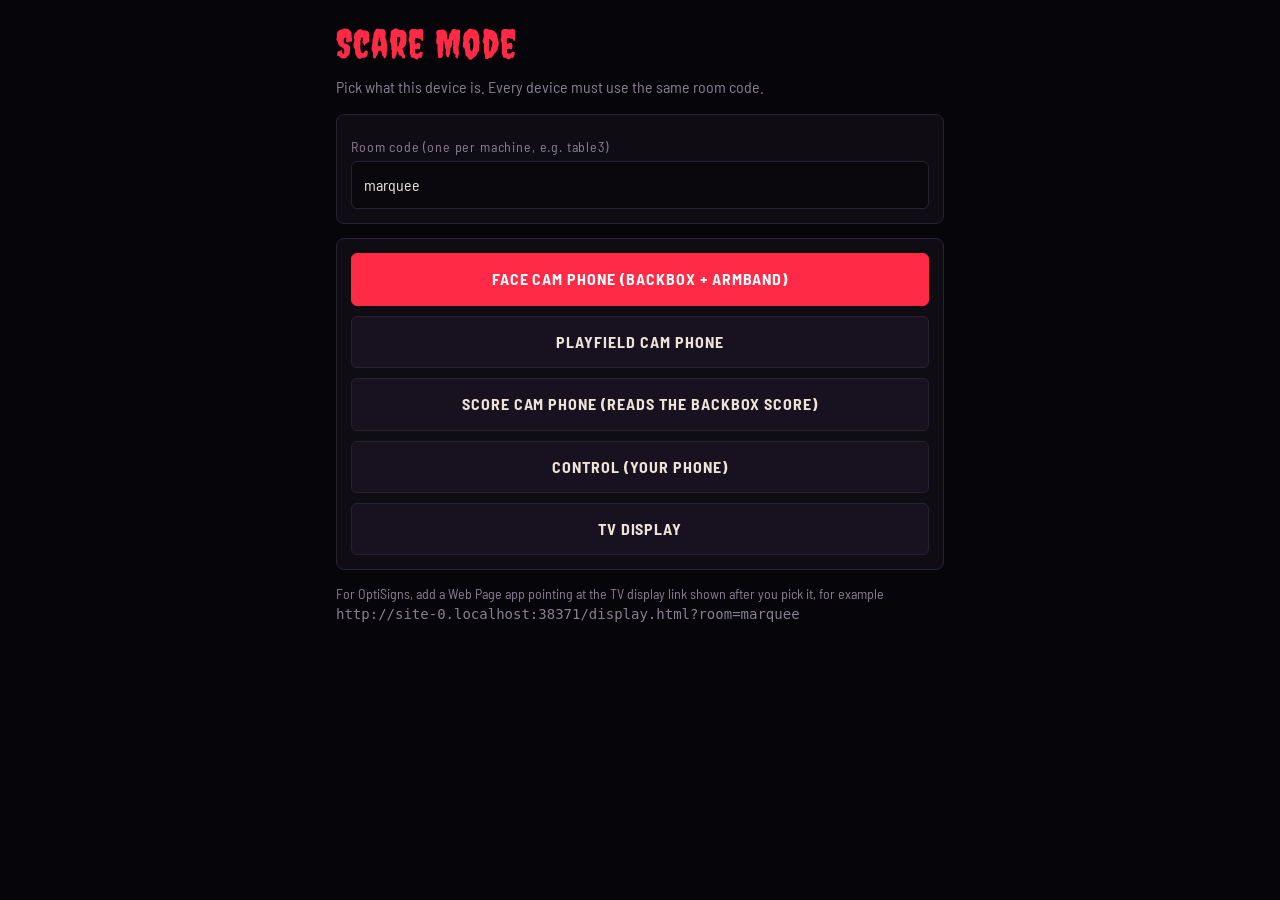
<file: index.html>
<!doctype html>
<html lang="en"><head>
<link rel="icon" href="favicon.ico" sizes="any"><link rel="icon" type="image/png" href="icon-192.png"><link rel="apple-touch-icon" href="apple-touch-icon.png">
<meta charset="utf-8"><meta name="viewport" content="width=device-width,initial-scale=1,viewport-fit=cover">
<title>Scare Mode</title>
<link rel="stylesheet" href="https://fonts.googleapis.com/css2?family=Creepster&family=Barlow+Semi+Condensed:wght@400;600;700&display=swap">
<link rel="stylesheet" href="phone.css">
</head><body>
<h1>Scare Mode</h1>
<p class="sub">Pick what this device is. Every device must use the same room code.</p>
<div class="card">
  <label for="room">Room code (one per machine, e.g. table3)</label>
  <input id="room" autocomplete="off" autocapitalize="none">
</div>
<div class="card" style="display:grid;gap:10px">
  <button class="go" data-p="face.html">Face cam phone (backbox + armband)</button>
  <button data-p="field.html">Playfield cam phone</button>
  <button data-p="score.html">Score cam phone (reads the backbox score)</button>
  <button data-p="control.html">Control (your phone)</button>
  <button data-p="display.html">TV display</button>
</div>
<p class="muted">For OptiSigns, add a Web Page app pointing at the TV display link shown after you pick it, for example <code id="ex"></code></p>
<script>
const r = document.getElementById('room');
r.value = new URLSearchParams(location.search).get('room') || localStorage.getItem('sm-room') || 'marquee';
const clean = () => r.value.toLowerCase().replace(/[^a-z0-9]/g, '').slice(0, 24) || 'marquee';
const ex = () => document.getElementById('ex').textContent = new URL('display.html?room=' + clean(), location.href).href;
r.oninput = ex; ex();
document.querySelectorAll('[data-p]').forEach(b => b.onclick = () => { location.href = b.dataset.p + '?room=' + clean(); });
</script>
</body></html>
</file>
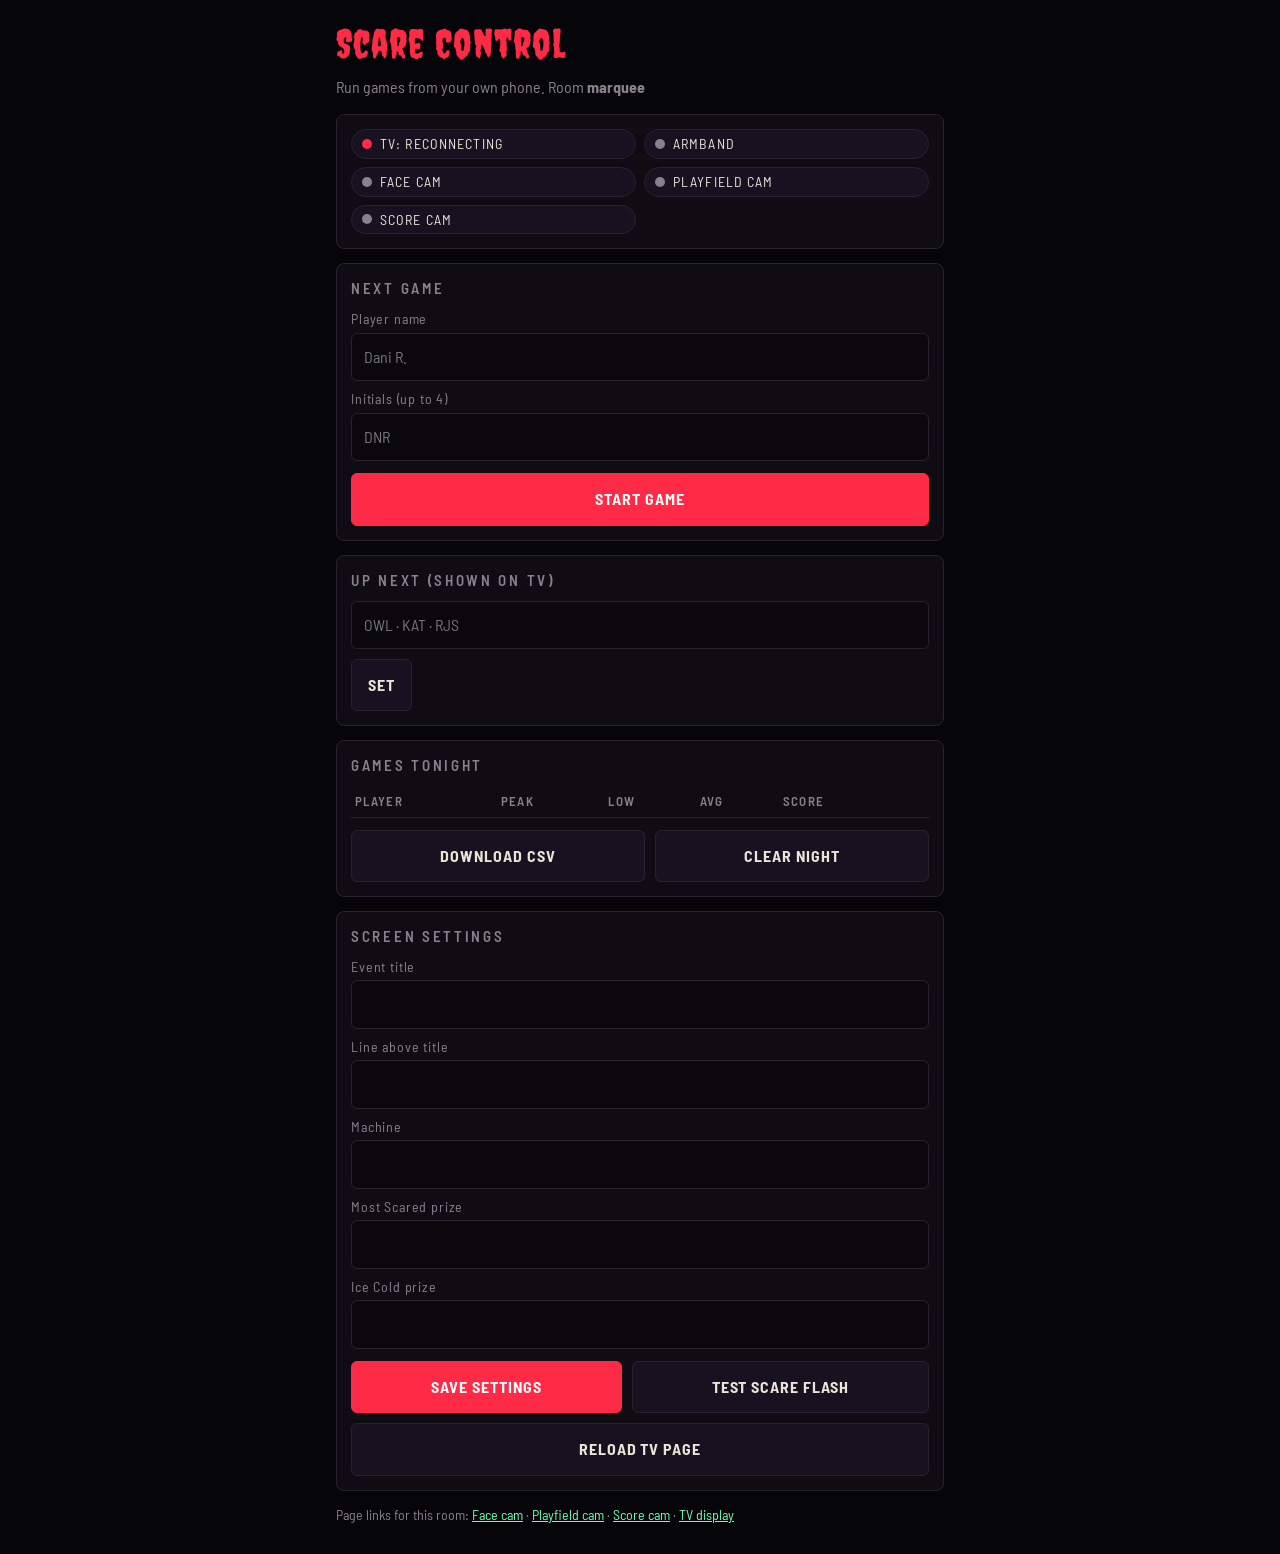
<file: control.html>
<!doctype html>
<html lang="en"><head>
<link rel="icon" href="favicon.ico" sizes="any"><link rel="icon" type="image/png" href="icon-192.png"><link rel="apple-touch-icon" href="apple-touch-icon.png">
<meta charset="utf-8"><meta name="viewport" content="width=device-width,initial-scale=1,viewport-fit=cover">
<title>Scare Mode · Control</title>
<link rel="stylesheet" href="https://fonts.googleapis.com/css2?family=Creepster&family=Big+Shoulders+Display:wght@900&family=Barlow+Semi+Condensed:wght@400;600;700&display=swap">
<link rel="stylesheet" href="phone.css">
<style>
.status{display:grid;grid-template-columns:1fr 1fr;gap:8px}
.now{font-family:"Big Shoulders Display",Impact,sans-serif;font-weight:900;font-size:34px;line-height:1.05;text-transform:uppercase}
.bpmline{display:flex;align-items:baseline;gap:10px}
.bpmline .big{font-size:72px}
</style>
</head><body>
<h1>Scare Control</h1>
<p class="sub">Run games from your own phone. Room <b id="room"></b></p>

<div class="card">
  <div class="status">
    <span class="pill" id="pTv"><i class="dot"></i><span>TV</span></span>
    <span class="pill" id="pBand"><i class="dot"></i><span>Armband</span></span>
    <span class="pill" id="pFace"><i class="dot"></i><span>Face cam</span></span>
    <span class="pill" id="pField"><i class="dot"></i><span>Playfield cam</span></span>
    <span class="pill" id="pScore"><i class="dot"></i><span>Score cam</span></span>
  </div>
</div>

<div class="card" id="idleCard">
  <h2>Next game</h2>
  <label for="name">Player name</label>
  <input id="name" autocomplete="off" placeholder="Dani R.">
  <label for="ini">Initials (up to 4)</label>
  <input id="ini" autocomplete="off" maxlength="4" placeholder="DNR" style="text-transform:uppercase">
  <div class="row" style="margin-top:12px"><button class="go" id="start">Start game</button></div>
</div>

<div class="card hide" id="liveCard">
  <h2>Now playing</h2>
  <div class="now" id="nowName"></div>
  <div class="bpmline"><div class="big" id="bpm">--</div><div class="muted">BPM now · peak <b id="peak">--</b> · <span id="time">0:00</span></div></div>
  <div class="muted">Score <b id="liveScore" style="color:var(--ecto);font-size:20px">--</b></div>
  <div class="row" style="margin-top:8px"><input id="fixScore" inputmode="numeric" autocomplete="off" placeholder="Correct the score (optional)"><button id="setScore" style="flex:0 0 auto">Set</button></div>
  <div class="row" style="margin-top:12px">
    <button class="cool" id="end">End game &amp; save</button>
    <button id="cancel">Discard</button>
  </div>
</div>

<div class="card">
  <h2>Up next (shown on TV)</h2>
  <div class="row"><input id="upNext" placeholder="OWL · KAT · RJS"><button id="saveNext" style="flex:0 0 auto">Set</button></div>
</div>

<div class="card">
  <h2>Games tonight</h2>
  <table><thead><tr><th>Player</th><th>Peak</th><th>Low</th><th>Avg</th><th>Score</th><th></th></tr></thead><tbody id="games"></tbody></table>
  <div class="row" style="margin-top:12px">
    <button id="csv">Download CSV</button>
    <button id="clear">Clear night</button>
  </div>
</div>

<div class="card">
  <h2>Screen settings</h2>
  <label for="sEvent">Event title</label><input id="sEvent">
  <label for="sEyebrow">Line above title</label><input id="sEyebrow">
  <label for="sMachine">Machine</label><input id="sMachine">
  <label for="sPrizeHi">Most Scared prize</label><input id="sPrizeHi">
  <label for="sPrizeLo">Ice Cold prize</label><input id="sPrizeLo">
  <div class="row" style="margin-top:12px">
    <button class="go" id="saveSettings">Save settings</button>
    <button id="testScare">Test scare flash</button>
  </div>
  <div class="row" style="margin-top:10px"><button id="reloadTv">Reload TV page</button></div>
</div>

<p class="muted">Page links for this room: <a id="lFace">Face cam</a> · <a id="lField">Playfield cam</a> · <a id="lScore">Score cam</a> · <a id="lTv">TV display</a></p>

<script src="vendor/peerjs.min.js"></script>
<script src="common.js"></script>
<script>
const $ = id => document.getElementById(id);
$('room').textContent = SM.room;
$('lFace').href = SM.link('face.html'); $('lField').href = SM.link('field.html'); $('lScore').href = SM.link('score.html'); $('lTv').href = SM.link('display.html');
const BK = 'sm-backup-' + SM.room;
let S = null, synced = false, editing = false;
function pill(el, ok, text) { el.className = 'pill ' + (ok ? 'ok' : 'bad'); el.querySelector('span').textContent = text; }
const esc = s => String(s == null ? '' : s).replace(/[&<>"]/g, c => ({ '&': '&amp;', '<': '&lt;', '>': '&gt;', '"': '&quot;' }[c]));

const link = SM.client({
  role: 'control',
  onStatus: s => { pill($('pTv'), s === 'connected', 'TV: ' + s); if (s !== 'connected') synced = false; },
  onMessage: m => {
    if (m.t === 'state') {
      // If the TV lost its saved games (cleared browser), push our backup back
      let backup = null; try { backup = JSON.parse(localStorage.getItem(BK)); } catch (e) {}
      if (!synced && backup && (backup.updatedAt || 0) > (m.state.updatedAt || 0) && backup.games && backup.games.length > (m.state.games || []).length) {
        link.send({ t: 'restore', state: backup });
      }
      synced = true;
      S = m.state; try { localStorage.setItem(BK, JSON.stringify(S)); } catch (e) {}
      render(); live(m.live);
    } else if (m.t === 'live') live(m.live);
  }
});

function live(L) {
  if (!L) return;
  pill($('pBand'), L.band, L.band ? `Armband: ${L.bpm} bpm` : 'Armband: offline');
  pill($('pFace'), L.face, L.face ? 'Face cam: live' : 'Face cam: off');
  pill($('pField'), L.field, L.field ? 'Playfield cam: live' : 'Playfield cam: off');
  pill($('pScore'), L.scoreCam, L.scoreCam ? 'Score cam: live' : 'Score cam: off');
  $('bpm').textContent = L.bpm || '--';
  $('liveScore').textContent = L.score == null ? '--' : L.score.toLocaleString('en-US');
}

function render() {
  if (!S) return;
  const c = S.current;
  $('idleCard').classList.toggle('hide', !!c); $('liveCard').classList.toggle('hide', !c);
  if (c) { $('nowName').textContent = (c.name || '') + (c.ini ? ' · ' + c.ini : ''); $('peak').textContent = c.peak || '--'; }
  if (!editing) {
    $('sEvent').value = S.event; $('sEyebrow').value = S.eyebrow; $('sMachine').value = S.machine;
    $('sPrizeHi').value = S.prizeHi; $('sPrizeLo').value = S.prizeLo;
    if (document.activeElement !== $('upNext')) $('upNext').value = S.upNext || '';
  }
  const games = [...S.games].sort((a, b) => b.peak - a.peak);
  $('games').innerHTML = games.length ? games.map(g => `<tr><td>${esc(g.ini || '')} ${esc(g.name)}</td><td>${g.peak}</td><td>${g.low}</td><td>${g.avg}</td><td>${g.score == null ? '' : Number(g.score).toLocaleString('en-US')}</td><td><button data-del="${g.id}">Delete</button></td></tr>`).join('')
    : '<tr><td colspan="6" class="muted">No games yet</td></tr>';
}
setInterval(() => { if (S && S.current) { const el = Math.floor((Date.now() - S.current.start) / 1000); $('time').textContent = `${Math.floor(el / 60)}:${String(el % 60).padStart(2, '0')}`; } }, 500);

$('games').onclick = e => { const id = e.target.dataset.del; if (id && confirm('Delete this game?')) link.send({ t: 'delete', id }); };
$('start').onclick = () => {
  const name = $('name').value.trim(), ini = $('ini').value.trim().toUpperCase();
  if (!name && !ini) { $('name').focus(); return; }
  if (!link.isConnected()) { alert('Not connected to the TV yet.'); return; }
  link.send({ t: 'start', name, ini }); $('name').value = ''; $('ini').value = '';
};
$('end').onclick = () => link.send({ t: 'end' });
$('setScore').onclick = () => { const v = $('fixScore').value.replace(/\D/g, ''); if (!v) return; link.send({ t: 'setScore', v: Number(v) }); $('fixScore').value = ''; };
$('cancel').onclick = () => { if (confirm('Discard this game without saving?')) link.send({ t: 'cancel' }); };
$('saveNext').onclick = () => link.send({ t: 'settings', upNext: $('upNext').value.trim() });
$('clear').onclick = () => { if (confirm('Clear every game from tonight? Download the CSV first if you need it.')) link.send({ t: 'clear' }); };
$('testScare').onclick = () => link.send({ t: 'testScare' });
$('reloadTv').onclick = () => link.send({ t: 'reload' });
['sEvent', 'sEyebrow', 'sMachine', 'sPrizeHi', 'sPrizeLo'].forEach(id => { $(id).onfocus = () => editing = true; });
$('saveSettings').onclick = () => {
  editing = false;
  link.send({ t: 'settings', event: $('sEvent').value, eyebrow: $('sEyebrow').value, machine: $('sMachine').value, prizeHi: $('sPrizeHi').value, prizeLo: $('sPrizeLo').value });
};
$('csv').onclick = () => {
  if (!S) return;
  const rows = [['initials', 'name', 'peak_bpm', 'low_bpm', 'avg_bpm', 'score', 'modes', 'seconds', 'ended_at']].concat(
    S.games.map(g => [g.ini, g.name, g.peak, g.low, g.avg, g.score ?? '', Object.entries(g.modes || {}).map(([k, n]) => n > 1 ? `${k} x${n}` : k).join('; '), g.dur, new Date(g.at).toISOString()]));
  const csv = rows.map(r => r.map(v => `"${String(v ?? '').replace(/"/g, '""')}"`).join(',')).join('\n');
  const a = document.createElement('a'); a.href = URL.createObjectURL(new Blob([csv], { type: 'text/csv' }));
  a.download = `scare-mode-${SM.room}-${new Date().toISOString().slice(0, 10)}.csv`; a.click();
};
</script>
</body></html>
</file>
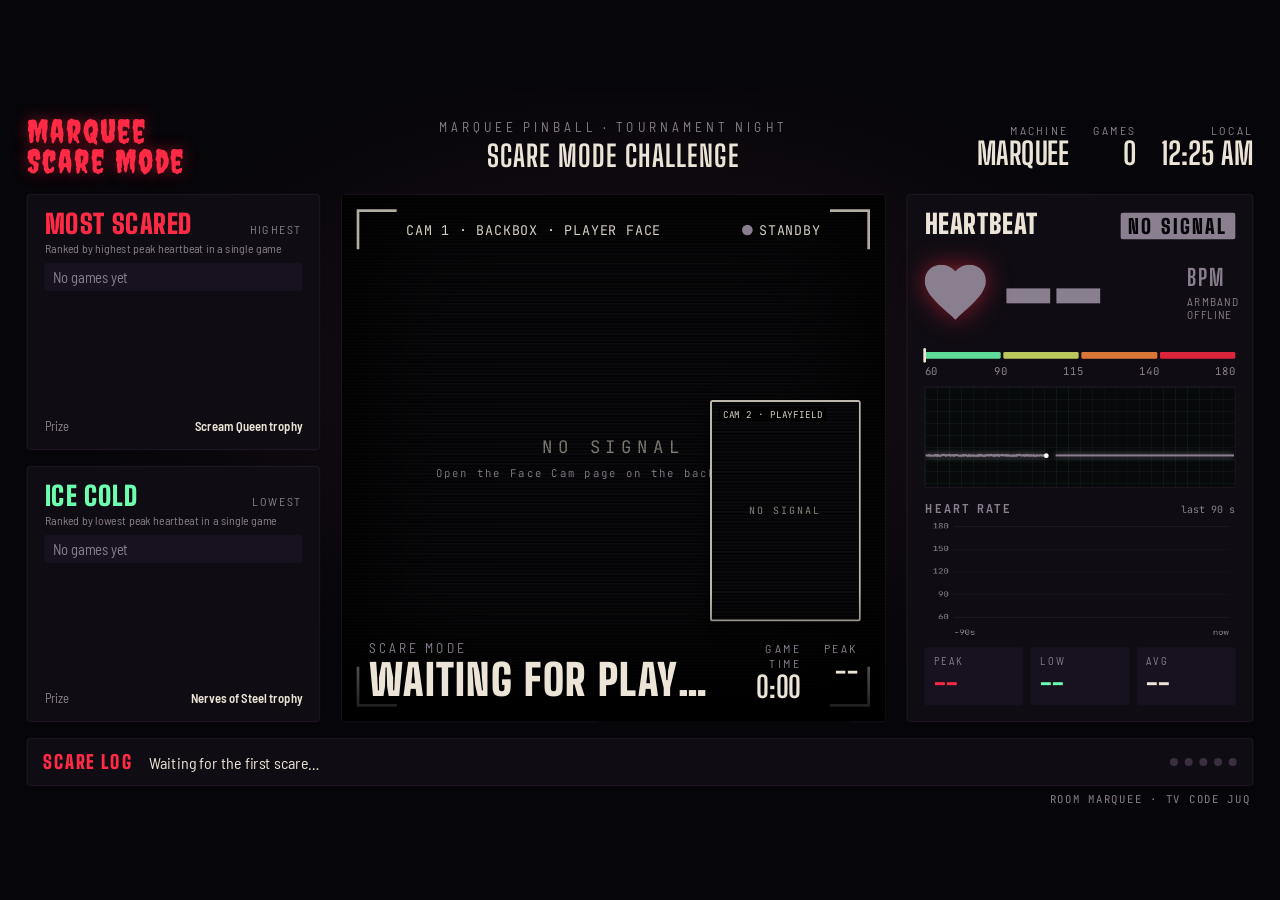
<file: display.html>
<!doctype html>
<html lang="en"><head>
<link rel="icon" href="favicon.ico" sizes="any"><link rel="icon" type="image/png" href="icon-192.png"><link rel="apple-touch-icon" href="apple-touch-icon.png">
<meta charset="utf-8"><meta name="viewport" content="width=device-width,initial-scale=1">
<title>Scare Mode TV</title>
<link rel="preconnect" href="https://fonts.googleapis.com">
<link rel="stylesheet" href="https://fonts.googleapis.com/css2?family=Creepster&family=Big+Shoulders+Display:wght@500;700;900&family=Barlow+Semi+Condensed:wght@400;500;600;700&family=JetBrains+Mono:wght@400;600&display=swap">
<style>
/* Fixed 1920x1080 TV stage scaled to fit. Leaders left, player face cam center, heartbeat right, scare log along the bottom. */
:root{
  --void:#060509;--crypt:#100c13;--crypt-2:#181220;--line:#2a2130;--bone:#ece4d6;--ash:#8a7f8f;
  --blood:#ff2a45;--ember:#ff8a3d;--ecto:#6dffb0;
  --font-mark:"Creepster","Impact",fantasy;
  --font-num:"Big Shoulders Display","Oswald","Arial Narrow",sans-serif;
  --font-body:"Barlow Semi Condensed","Arial Narrow",system-ui,sans-serif;
  --font-mono:"JetBrains Mono",ui-monospace,Menlo,monospace;
  color-scheme:dark;
}
html,body{height:100%;margin:0}
body{background:var(--void);color:var(--bone);font-family:var(--font-body);overflow:hidden;cursor:none}
#stage{position:absolute;left:50%;top:50%;width:1920px;height:1080px;transform-origin:center;transform:translate(-50%,-50%) scale(.5);
  background:radial-gradient(1200px 700px at 50% 40%,#1a0f18 0%,var(--void) 70%);
  display:grid;grid-template-rows:96px 1fr 72px;gap:24px;padding:36px 40px;box-sizing:border-box;font-variant-numeric:tabular-nums}
header{display:grid;grid-template-columns:440px 1fr 520px;gap:32px;align-items:center}
.mark{font-family:var(--font-mark);font-size:50px;line-height:.92;white-space:nowrap;color:var(--blood);letter-spacing:2px;text-shadow:0 0 24px rgba(255,42,69,.45)}
.event{text-align:center;display:flex;flex-direction:column;gap:6px;min-width:0}
.event .eyebrow{font-size:20px;letter-spacing:.3em;text-transform:uppercase;color:var(--ash)}
.event .name{font-family:var(--font-num);font-weight:700;font-size:44px;letter-spacing:.04em;text-transform:uppercase;white-space:nowrap;overflow:hidden;text-overflow:ellipsis}
.meta{display:flex;justify-content:flex-end;gap:36px}
.meta div{display:flex;flex-direction:column;align-items:flex-end;gap:2px}
.meta span{font-size:18px;letter-spacing:.2em;text-transform:uppercase;color:var(--ash)}
.meta b{font-family:var(--font-num);font-size:46px;font-weight:700;line-height:1;white-space:nowrap}
main{display:grid;grid-template-columns:440px 1fr 520px;gap:32px;min-height:0}
.panel{background:var(--crypt);border:1px solid var(--line);border-radius:6px;padding:24px 26px;box-sizing:border-box;display:flex;flex-direction:column;min-height:0}
.ptitle{display:flex;align-items:baseline;justify-content:space-between;gap:12px}
.ptitle h2{margin:0;font-family:var(--font-num);font-weight:900;font-size:40px;letter-spacing:.03em;text-transform:uppercase;line-height:1}
.ptitle small{font-size:18px;color:var(--ash);letter-spacing:.14em;text-transform:uppercase}
.rule{font-size:18px;color:var(--ash);margin:6px 0 10px}
.leaders{display:flex;flex-direction:column;gap:24px;min-height:0}
.leaders .panel{flex:1}
.hi h2{color:var(--blood)} .lo h2{color:var(--ecto)}
ol.board{list-style:none;margin:0;padding:0;display:flex;flex-direction:column;gap:4px}
ol.board li{display:grid;grid-template-columns:40px 1fr auto;align-items:center;gap:14px;padding:3px 12px;border-radius:4px;font-size:24px}
ol.board li:first-child{background:var(--crypt-2)}
ol.board .rk{font-family:var(--font-num);font-weight:700;color:var(--ash);font-size:26px}
ol.board .ini{font-family:var(--font-num);font-weight:900;font-size:30px;letter-spacing:.12em;white-space:nowrap;overflow:hidden;text-overflow:ellipsis}
ol.board .ini em{font-style:normal;font-family:var(--font-body);font-weight:500;font-size:20px;letter-spacing:0;color:var(--ash);margin-left:10px}
ol.board .v{font-family:var(--font-num);font-weight:700;font-size:32px}
ol.board .v small{font-size:18px;color:var(--ash);margin-left:4px;font-weight:500}
ol.board .empty{color:var(--ash);font-size:22px;display:block;padding:8px 12px;background:none}
.hi li:first-child .v{color:var(--blood)} .lo li:first-child .v{color:var(--ecto)}
ol.board li.live{outline:2px solid var(--bone);background:rgba(236,228,214,.07)}
.livetag{font-family:var(--font-body);font-size:15px;font-weight:700;letter-spacing:.14em;background:var(--bone);color:var(--void);padding:2px 7px;border-radius:3px;margin-left:10px;vertical-align:middle}
.prize{margin-top:auto;padding-top:8px;font-size:19px;color:var(--ash);display:flex;justify-content:space-between}
.prize b{color:var(--bone);font-weight:600}
.cam{position:relative;border-radius:6px;overflow:hidden;background:#000;border:1px solid var(--line)}
.cam video{position:absolute;inset:0;width:100%;height:100%;object-fit:cover;display:block;background:#000}
#faceVid.mirror{transform:scaleX(-1)}
.nosig{position:absolute;inset:0;display:flex;flex-direction:column;align-items:center;justify-content:center;gap:12px;font-family:var(--font-mono);color:rgba(236,228,214,.55);letter-spacing:.3em;font-size:26px;
  background:repeating-linear-gradient(0deg,rgba(255,255,255,.025) 0 2px,transparent 2px 5px),#050507}
.nosig small{font-size:16px;letter-spacing:.15em;color:var(--ash)}
.live-ok .nosig{display:none}
.cam .scan{position:absolute;inset:0;pointer-events:none;background:repeating-linear-gradient(0deg,rgba(0,0,0,.18) 0 2px,transparent 2px 4px);mix-blend-mode:multiply}
.cam .vig{position:absolute;inset:0;pointer-events:none;box-shadow:inset 0 0 160px 40px rgba(0,0,0,.8)}
.cam .flash{position:absolute;inset:0;pointer-events:none;box-shadow:inset 0 0 220px 60px rgba(255,42,69,0);transition:box-shadow .9s ease-out}
.cam.scared .flash{box-shadow:inset 0 0 220px 60px rgba(255,42,69,.75);transition:none}
.corner{position:absolute;width:56px;height:56px;border:4px solid rgba(236,228,214,.75)}
.c1{top:22px;left:22px;border-right:0;border-bottom:0}.c2{top:22px;right:22px;border-left:0;border-bottom:0}
.c3{bottom:22px;left:22px;border-right:0;border-top:0}.c4{bottom:22px;right:22px;border-left:0;border-top:0}
.osd{position:absolute;font-family:var(--font-mono);font-size:20px;color:rgba(236,228,214,.9);letter-spacing:.06em;text-shadow:0 1px 2px #000}
.osd.tl{top:40px;left:96px}.osd.tr{top:40px;right:96px;display:flex;align-items:center;gap:10px}
.rec{width:16px;height:16px;border-radius:50%;background:var(--blood);animation:blink 1.2s steps(2,start) infinite}
.idle .rec{animation:none;background:var(--ash)}
@keyframes blink{to{visibility:hidden}}
.pip{position:absolute;bottom:150px;right:36px;width:220px;height:326px;border:3px solid rgba(236,228,214,.8);border-radius:4px;overflow:hidden;background:#000;box-shadow:0 10px 30px rgba(0,0,0,.7)}
.pip.landscape{width:400px;height:225px}
.pip .nosig{font-size:15px;letter-spacing:.2em}
.pip .osd{font-size:14px;top:8px;left:10px;background:rgba(0,0,0,.6);padding:2px 6px;border-radius:2px}
.modecall{position:absolute;top:230px;left:50%;transform:translate(-50%,-10px);opacity:0;font-family:var(--font-num);font-weight:900;font-size:64px;letter-spacing:.08em;text-transform:uppercase;color:var(--void);background:var(--ecto);padding:4px 26px;border-radius:4px;box-shadow:0 0 40px rgba(109,255,176,.6);transition:opacity .8s,transform .8s;white-space:nowrap}
.cam.moded .modecall{opacity:1;transform:translate(-50%,0);transition:none}
.game .sc b{color:var(--ecto)}
.log span u{text-decoration:none;color:var(--ecto);font-weight:700}
.spike{position:absolute;top:130px;left:50%;transform:translate(-50%,-10px);opacity:0;font-family:var(--font-mark);font-size:76px;color:var(--blood);text-shadow:0 0 30px rgba(255,42,69,.8),0 3px 0 #000;transition:opacity .8s,transform .8s;white-space:nowrap}
.cam.scared .spike{opacity:1;transform:translate(-50%,0);transition:none}
.nameplate{position:absolute;left:0;right:0;bottom:0;padding:70px 40px 30px;background:linear-gradient(transparent,rgba(0,0,0,.92));display:flex;align-items:flex-end;justify-content:space-between;gap:24px}
.who{display:flex;flex-direction:column;gap:4px;min-width:0}
.who span{font-size:20px;letter-spacing:.24em;text-transform:uppercase;color:var(--ash)}
.who b{font-family:var(--font-num);font-weight:900;font-size:64px;line-height:1;letter-spacing:.03em;text-transform:uppercase;white-space:nowrap;overflow:hidden;text-overflow:ellipsis}
.who b i{font-style:normal;font-size:40px;letter-spacing:.12em;color:var(--ash);margin-left:14px}
.game{display:flex;gap:34px;text-align:right}
.game div{display:flex;flex-direction:column;gap:2px}
.game span{font-size:18px;letter-spacing:.2em;text-transform:uppercase;color:var(--ash)}
.game b{font-family:var(--font-num);font-weight:700;font-size:44px;line-height:1}
.heart .ptitle h2{color:var(--bone)}
.bpmrow{display:flex;align-items:center;gap:26px;margin-top:10px}
.heartsvg{width:92px;height:84px;flex:none;filter:drop-shadow(0 0 18px rgba(255,42,69,.5));transform-origin:center}
.heartsvg path{fill:var(--zone,var(--blood))}
.bpm{font-family:var(--font-num);font-weight:900;font-size:170px;line-height:.82;color:var(--zone,var(--blood));letter-spacing:-.01em;min-width:250px}
.bpmunit{display:flex;flex-direction:column;gap:6px}
.bpmunit span{font-family:var(--font-num);font-weight:700;font-size:34px;color:var(--ash);letter-spacing:.06em}
.bpmunit small{font-size:17px;color:var(--ash);letter-spacing:.1em;text-transform:uppercase}
.zone{font-family:var(--font-num);font-weight:900;font-size:30px;letter-spacing:.12em;padding:2px 12px;border-radius:3px;background:var(--zone,var(--blood));color:var(--void);text-transform:uppercase}
.zbar{margin-top:20px;display:grid;grid-template-columns:repeat(4,1fr);gap:4px;position:relative;height:44px}
.zbar i{display:block;height:10px;border-radius:2px;opacity:.85}
.zbar i:nth-child(1){background:var(--ecto)}.zbar i:nth-child(2){background:#d8e86a}.zbar i:nth-child(3){background:var(--ember)}.zbar i:nth-child(4){background:var(--blood)}
.zbar .tick{position:absolute;top:-6px;width:4px;height:22px;background:var(--bone);border-radius:2px;transform:translateX(-50%);transition:left .3s}
.zlabels{position:absolute;top:18px;left:0;right:0;display:flex;justify-content:space-between;font-size:16px;color:var(--ash);font-family:var(--font-mono)}
.ecg{margin-top:8px;height:150px;background:#07090a;border:1px solid var(--line);border-radius:4px;position:relative;overflow:hidden}
.ecg canvas,.hist canvas{width:100%;height:100%;display:block}
.sub{margin-top:18px;display:flex;justify-content:space-between;align-items:baseline}
.sub h3{margin:0;font-size:19px;letter-spacing:.2em;text-transform:uppercase;color:var(--ash);font-weight:600}
.sub small{font-family:var(--font-mono);font-size:15px;color:var(--ash)}
.hist{margin-top:8px;flex:1;min-height:0}
.stats{display:grid;grid-template-columns:repeat(3,1fr);gap:12px;margin-top:16px}
.stats div{background:var(--crypt-2);border-radius:4px;padding:10px 14px;display:flex;flex-direction:column;gap:2px}
.stats span{font-size:16px;letter-spacing:.2em;text-transform:uppercase;color:var(--ash)}
.stats b{font-family:var(--font-num);font-weight:700;font-size:46px;line-height:1}
.stats .pk b{color:var(--blood)}.stats .lw b{color:var(--ecto)}
footer{display:grid;grid-template-columns:auto 1fr auto auto;gap:24px;align-items:center;background:var(--crypt);border:1px solid var(--line);border-radius:6px;padding:0 24px;overflow:hidden}
footer .lab{font-family:var(--font-num);font-weight:900;font-size:28px;letter-spacing:.1em;color:var(--blood);text-transform:uppercase}
.log{display:flex;gap:40px;overflow:hidden;white-space:nowrap;font-size:24px;min-width:0;mask-image:linear-gradient(90deg,#000 85%,transparent);-webkit-mask-image:linear-gradient(90deg,#000 85%,transparent)}
.log span{color:var(--ash)}.log span b{color:var(--bone);font-weight:600}.log span i{font-style:normal;color:var(--blood);font-weight:700}
.log span:first-child{color:var(--bone)}
.next{font-size:22px;color:var(--ash);white-space:nowrap}.next b{color:var(--bone);font-family:var(--font-num);font-size:28px;letter-spacing:.1em;margin-left:8px}
.links{display:flex;gap:10px}
.links i{display:block;width:12px;height:12px;border-radius:50%;background:#3a2f3f}
.links i.on{background:var(--ecto);box-shadow:0 0 6px var(--ecto)}
#roomtag{position:absolute;right:44px;bottom:6px;font-family:var(--font-mono);font-size:16px;color:#8a7f8f;letter-spacing:.1em}
@media (prefers-reduced-motion:reduce){.rec{animation:none}.cam.scared .flash,.cam .flash,.spike{transition:none!important}}
</style>
</head><body>
<div id="stage">
  <header>
    <div class="mark">Marquee<br>Scare Mode</div>
    <div class="event">
      <div class="eyebrow" id="eyebrow">Marquee Pinball · Tournament night</div>
      <div class="name" id="eventName">Scare Mode Challenge</div>
    </div>
    <div class="meta">
      <div><span>Machine</span><b id="machine"></b></div>
      <div><span>Games</span><b id="gamesCount">0</b></div>
      <div><span>Local</span><b id="clock">--</b></div>
    </div>
  </header>

  <main>
    <section class="leaders">
      <div class="panel hi">
        <div class="ptitle"><h2>Most Scared</h2><small>Highest</small></div>
        <div class="rule">Ranked by highest peak heartbeat in a single game</div>
        <ol class="board" id="hiBoard"></ol>
        <div class="prize"><span>Prize</span><b id="prizeHi">Scream Queen trophy</b></div>
      </div>
      <div class="panel lo">
        <div class="ptitle"><h2>Ice Cold</h2><small>Lowest</small></div>
        <div class="rule">Ranked by lowest peak heartbeat in a single game</div>
        <ol class="board" id="loBoard"></ol>
        <div class="prize"><span>Prize</span><b id="prizeLo">Nerves of Steel trophy</b></div>
      </div>
    </section>

    <section class="cam idle" id="cam">
      <div id="faceWrap" style="position:absolute;inset:0">
        <video id="faceVid" class="mirror" autoplay muted playsinline></video>
        <div class="nosig">NO SIGNAL<small>Open the Face Cam page on the backbox phone</small></div>
      </div>
      <div class="scan"></div><div class="vig"></div><div class="flash"></div>
      <div class="corner c1"></div><div class="corner c2"></div><div class="corner c3"></div><div class="corner c4"></div>
      <div class="osd tl">CAM 1 · BACKBOX · PLAYER FACE</div>
      <div class="osd tr"><i class="rec"></i><span id="tc">STANDBY</span></div>
      <div class="pip" id="pip">
        <video id="fieldVid" autoplay muted playsinline></video>
        <div class="nosig">NO SIGNAL</div>
        <div class="osd">CAM 2 · PLAYFIELD</div>
      </div>
      <div class="spike" id="spike">+30 BPM!</div>
      <div class="modecall" id="modecall">Multiball</div>
      <div class="nameplate">
        <div class="who"><span id="whoLabel">Up next</span><b id="whoName">Waiting for player</b></div>
        <div class="game">
          <div class="sc" id="scoreWrap"><span>Score</span><b id="gameScore">--</b></div>
          <div><span>Game time</span><b id="gameTime">0:00</b></div>
          <div><span>Peak</span><b id="gamePeak">--</b></div>
        </div>
      </div>
    </section>

    <section class="panel heart">
      <div class="ptitle"><h2>Heartbeat</h2><div class="zone" id="zone">No signal</div></div>
      <div class="bpmrow">
        <svg class="heartsvg" id="heart" viewBox="0 0 24 22" aria-hidden="true"><path d="M12 21.6 10.3 20C4.2 14.5 0 10.8 0 6.3 0 2.6 2.9 0 6.5 0c2.1 0 4.1 1 5.5 2.6C13.4 1 15.4 0 17.5 0 21.1 0 24 2.6 24 6.3c0 4.5-4.2 8.2-10.3 13.7L12 21.6Z"/></svg>
        <div class="bpm" id="bpm">--</div>
        <div class="bpmunit"><span>BPM</span><small id="bpmSrc">Armband offline</small></div>
      </div>
      <div class="zbar"><i></i><i></i><i></i><i></i><div class="tick" id="ztick"></div>
        <div class="zlabels"><span>60</span><span>90</span><span>115</span><span>140</span><span>180</span></div></div>
      <div class="ecg"><canvas id="ecg" width="468" height="150"></canvas></div>
      <div class="sub"><h3 id="histTitle">Heart rate</h3><small>last 90 s</small></div>
      <div class="hist"><canvas id="hist" width="468" height="230"></canvas></div>
      <div class="stats">
        <div class="pk"><span>Peak</span><b id="sPeak">--</b></div>
        <div class="lw"><span>Low</span><b id="sLow">--</b></div>
        <div><span>Avg</span><b id="sAvg">--</b></div>
      </div>
    </section>
  </main>

  <footer>
    <div class="lab">Scare log</div>
    <div class="log" id="log"><span>Waiting for the first scare…</span></div>
    <div class="next" id="nextWrap">Up next<b id="upNext">--</b></div>
    <div class="links" title="Face cam · Playfield cam · Armband · Score cam · Control"><i id="lkFace"></i><i id="lkField"></i><i id="lkBand"></i><i id="lkScore"></i><i id="lkCtl"></i></div>
  </footer>
  <div id="roomtag"></div>
</div>

<script src="vendor/peerjs.min.js"></script>
<script src="common.js"></script>
<script>
(() => {
const $ = id => document.getElementById(id);
const stage = $('stage');
function fit() { const s = Math.min(innerWidth / 1920, innerHeight / 1080); stage.style.transform = `translate(-50%,-50%) scale(${s})`; }
addEventListener('resize', fit); fit();
const reduce = matchMedia('(prefers-reduced-motion: reduce)').matches;
if (SM.qs.get('mirror') === '0') $('faceVid').classList.remove('mirror');
const TVCODE = Math.random().toString(36).slice(2, 5).toUpperCase();
$('roomtag').textContent = 'ROOM ' + SM.room.toUpperCase() + ' · TV CODE ' + TVCODE;

/* ================= state (persisted on this screen) ================= */
// Default machine label follows the room: room=table3 -> "Table 3"
function roomLabel() { const m = SM.room.match(/^table(\d+)$/); return m ? 'Table ' + m[1] : SM.room.toUpperCase(); }
const KEY = 'sm-state-' + SM.room;
const defaults = () => ({
  event: 'Scare Mode Challenge', eyebrow: 'Marquee Pinball · Tournament night', machine: roomLabel(),
  prizeHi: 'Scream Queen trophy', prizeLo: 'Nerves of Steel trophy', upNext: '',
  games: [], current: null, log: [], updatedAt: 0
});
let S = defaults();
try { const j = JSON.parse(localStorage.getItem(KEY)); if (j) S = Object.assign(defaults(), j); } catch (e) {}
if (S.machine === 'Table 1' && SM.room !== 'table1') S.machine = roomLabel();
function save() { S.updatedAt = Date.now(); try { localStorage.setItem(KEY, JSON.stringify(S)); } catch (e) {} broadcast(); renderAll(); }

/* ================= live heart data ================= */
let bpm = null, lastHr = 0, recent = [], lastScare = 0;
const hist = [];
function hrFresh() { return bpm && Date.now() - lastHr < 6000; }

function onHr(v) {
  v = Math.round(v); if (!(v > 25 && v < 250)) return;
  bpm = v; lastHr = Date.now();
  const now = Date.now();
  recent.push({ t: now, v }); recent = recent.filter(r => now - r.t < 12000);
  if (S.current) {
    const c = S.current; c.peak = Math.max(c.peak || 0, v); c.low = Math.min(c.low || 999, v); c.sum = (c.sum || 0) + v; c.n = (c.n || 0) + 1;
    if (!onHr.saveT || now - onHr.saveT > 3000) { onHr.saveT = now; save(); }
  }
  // spike detection: +15 bpm above the 12 s low, at most one every 8 s
  const mn = Math.min(...recent.map(r => r.v));
  if (v - mn >= 15 && now - lastScare > 8000) scare(v - mn, v);
}

function scare(amt, v) {
  lastScare = Date.now();
  const who = S.current ? S.current.ini || S.current.name : '---';
  const el = S.current ? Math.floor((Date.now() - S.current.start) / 1000) : 0;
  S.log.unshift({ ts: `${Math.floor(el / 60)}:${String(el % 60).padStart(2, '0')}`, who, amt: Math.round(amt), bpm: Math.round(v) });
  S.log.length = Math.min(S.log.length, 10);
  $('spike').textContent = `+${Math.round(amt)} BPM!`;
  const cam = $('cam'); cam.classList.remove('scared'); void cam.offsetWidth; cam.classList.add('scared');
  clearTimeout(scare.tm); scare.tm = setTimeout(() => cam.classList.remove('scared'), 1400);
  save();
}

/* ================= score + mode events from the score cam ================= */
// The score phone sends only numbers it has read off the backbox display.
let liveScore = null, lastScore = 0;
function onScore(v) {
  v = Math.floor(Number(v)); if (!(v >= 0 && v < 1e13)) return;
  liveScore = v; lastScore = Date.now();
  if (S.current && v !== S.current.score) {
    S.current.score = v;
    if (!onScore.saveT || Date.now() - onScore.saveT > 3000) { onScore.saveT = Date.now(); save(); }
  }
}
function onMode(label) {
  label = String(label || '').trim().toUpperCase().slice(0, 28); if (!label) return;
  const who = S.current ? S.current.ini || S.current.name : '---';
  const el = S.current ? Math.floor((Date.now() - S.current.start) / 1000) : 0;
  if (S.current) { const m = S.current.modes || (S.current.modes = {}); m[label] = (m[label] || 0) + 1; }
  S.log.unshift({ ts: `${Math.floor(el / 60)}:${String(el % 60).padStart(2, '0')}`, who, mode: label });
  S.log.length = Math.min(S.log.length, 10);
  $('modecall').textContent = label;
  const cam = $('cam'); cam.classList.remove('moded'); void cam.offsetWidth; cam.classList.add('moded');
  clearTimeout(onMode.tm); onMode.tm = setTimeout(() => cam.classList.remove('moded'), 2600);
  save();
}
function toScorePhones(msg) { for (const [c, i] of conns) if (i.role === 'score' && c.open) { try { c.send(msg); } catch (e) {} } }

/* ================= commands from the control page ================= */
function command(m) {
  switch (m.t) {
    case 'start':
      S.current = { id: Date.now().toString(36), name: (m.name || '').trim().slice(0, 24), ini: (m.ini || '').trim().toUpperCase().slice(0, 4), start: Date.now(), peak: 0, low: 999, sum: 0, n: 0, score: null, modes: {} };
      liveScore = null; toScorePhones({ t: 'reset' });
      if (m.upNext !== undefined) S.upNext = m.upNext;
      hist.length = 0; save(); break;
    case 'end':
      if (S.current && S.current.n > 0) {
        const c = S.current;
        S.games.push({ id: c.id, name: c.name, ini: c.ini, peak: c.peak, low: c.low, avg: Math.round(c.sum / c.n), dur: Math.round((Date.now() - c.start) / 1000), at: Date.now(), score: c.score == null ? null : c.score, modes: c.modes || {} });
      }
      S.current = null; save(); break;
    case 'cancel': S.current = null; save(); break;
    case 'settings': ['event', 'eyebrow', 'machine', 'prizeHi', 'prizeLo', 'upNext'].forEach(k => { if (typeof m[k] === 'string') S[k] = m[k]; }); save(); break;
    case 'setScore': {
      const v = m.v === '' || m.v == null ? null : Math.floor(Number(m.v));
      if (v !== null && !(v >= 0 && v < 1e13)) break;
      if (m.id) { const g = S.games.find(g => g.id === m.id); if (g) g.score = v; }
      else if (S.current) S.current.score = v;
      save(); break;
    }
    case 'delete': S.games = S.games.filter(g => g.id !== m.id); save(); break;
    case 'clear': S.games = []; S.log = []; S.current = null; save(); break;
    case 'restore': if (m.state && (m.state.updatedAt || 0) > (S.updatedAt || 0)) { S = Object.assign(defaults(), m.state); save(); } break;
    case 'testScare': scare(30, (bpm || 80) + 30); break;
    case 'reload': location.reload(); break;
  }
}

/* ================= networking (this screen is the hub) ================= */
let peer = null;
const conns = new Map(); // conn -> {role, lastSeen}
const calls = {};        // role -> MediaConnection
const linkSeen = { face: 0, field: 0, control: 0, score: 0 };

const netBanner = document.createElement('div');
netBanner.style.cssText = 'position:fixed;left:0;right:0;top:0;z-index:99;padding:14px 20px;font:700 22px/1.3 system-ui,sans-serif;background:#b3001e;color:#fff;text-align:center;display:none';
document.body.appendChild(netBanner);
function banner(t) { netBanner.textContent = t || ''; netBanner.style.display = t ? 'block' : 'none'; }
function startPeer() {
  peer = new Peer(SM.tvId, SM.peerOptions());
  peer.on('open', () => banner(''));
  peer.on('error', err => {
    console.warn('peer', err.type);
    if (err.type === 'unavailable-id') banner(`Another screen is already open as room "${SM.room}". Phones are talking to that one, not this TV. Close the other display page. Retrying...`);
    if (err.type === 'unavailable-id' || err.type === 'network' || err.type === 'server-error' || err.type === 'socket-error') {
      try { peer.destroy(); } catch (e) {}
      setTimeout(startPeer, 4000);
    }
  });
  peer.on('disconnected', () => setTimeout(() => { if (!peer.destroyed) peer.reconnect(); }, 2000));
  peer.on('connection', conn => {
    const role = (conn.metadata && conn.metadata.role) || 'unknown';
    conn.on('open', () => {
      conns.set(conn, { role, lastSeen: Date.now() });
      if (role === 'control') conn.send({ t: 'state', state: S, live: liveInfo() });
    });
    conn.on('data', m => {
      const info = conns.get(conn); if (info) info.lastSeen = Date.now();
      linkSeen[role] = Date.now();
      if (!m || !m.t) return;
      if (role === 'face' && m.t === 'hr') { onHr(m.bpm); try { conn.send({ t: 'gotHr', bpm: m.bpm, tv: TVCODE }); } catch (e) {} }
      else if (role === 'face' && m.t === 'band' && !m.ok) lastHr = 0;
      else if (role === 'score' && m.t === 'score') onScore(m.v);
      else if (role === 'score' && m.t === 'mode') onMode(m.label);
      else if ((role === 'face' || role === 'field') && m.t === 'zoom') {
        const z = Math.max(1, Math.min(4, Number(m.v) || 1));
        const v = role === 'face' ? $('faceVid') : $('fieldVid');
        const flip = role === 'face' && v.classList.contains('mirror');
        v.style.transform = z === 1 ? '' : `scale(${flip ? -z : z}, ${z})`;
      }
      else if (role === 'field' && m.t === 'orient') $('pip').classList.toggle('landscape', m.v === 'landscape');
      else if (role === 'control') command(m);
    });
    conn.on('close', () => conns.delete(conn));
    conn.on('error', () => conns.delete(conn));
  });
  peer.on('call', call => {
    const role = call.metadata && call.metadata.role;
    if (role !== 'face' && role !== 'field') { call.close(); return; }
    if (calls[role] && calls[role] !== call) { try { calls[role].close(); } catch (e) {} }
    calls[role] = call;
    call.answer(undefined, { sdpTransform: SM.preferH264 });
    call.on('stream', s => {
      const v = role === 'face' ? $('faceVid') : $('fieldVid');
      v.srcObject = s; v.muted = true; v.play().catch(() => {});
    });
    call.on('close', () => { if (calls[role] === call) { delete calls[role]; (role === 'face' ? $('faceVid') : $('fieldVid')).srcObject = null; } });
  });
}
startPeer();

function liveInfo() {
  const now = Date.now();
  return { bpm: hrFresh() ? bpm : null, face: now - linkSeen.face < 7000 && !!calls.face, field: now - linkSeen.field < 7000 && !!calls.field, band: hrFresh(),
    scoreCam: now - linkSeen.score < 7000, score: S.current && S.current.score != null ? S.current.score : null };
}
function broadcast() {
  const msg = { t: 'state', state: S, live: liveInfo() };
  for (const [c, i] of conns) if (i.role === 'control' && c.open) { try { c.send(msg); } catch (e) {} }
}
setInterval(() => {
  const now = Date.now();
  for (const [c, i] of conns) {
    if (now - i.lastSeen > 8000) { try { c.close(); } catch (e) {} conns.delete(c); continue; }
    if (c.open) { try { c.send(i.role === 'control' ? { t: 'live', live: liveInfo() } : { t: 'ping', tv: TVCODE }); } catch (e) {} }
  }
  // drop a video whose phone has gone quiet
  ['face', 'field'].forEach(r => { if (calls[r] && now - linkSeen[r] > 10000) { try { calls[r].close(); } catch (e) {} } });
}, 2000);

/* ================= rendering ================= */
const fmtScore = v => v == null ? '' : v >= 1e9 ? (v / 1e9).toFixed(v >= 1e10 ? 1 : 2).replace(/\.?0+$/, '') + 'B' : v >= 1e6 ? (v / 1e6).toFixed(v >= 1e7 ? 1 : 2).replace(/\.?0+$/, '') + 'M' : v >= 1e3 ? Math.round(v / 1e3) + 'K' : String(v);
const esc = s => String(s == null ? '' : s).replace(/[&<>"]/g, c => ({ '&': '&amp;', '<': '&lt;', '>': '&gt;', '"': '&quot;' }[c]));
function renderBoard(el, asc) {
  const all = S.games.map(g => ({ ...g }));
  if (S.current && S.current.n > 0) all.push({ ...S.current, live: true });
  all.sort((a, b) => asc ? a.peak - b.peak || a.at - b.at : b.peak - a.peak || a.at - b.at);
  if (!all.length) { el.innerHTML = '<li class="empty">No games yet</li>'; return; }
  const li = all.findIndex(r => r.live);
  const rows = li < 0 || li < 6 ? all.slice(0, 6) : all.slice(0, 5).concat([all[li]]);
  el.innerHTML = rows.map(r => {
    const rk = all.indexOf(r) + 1;
    const tag = r.ini || r.name.slice(0, 3).toUpperCase();
    const extra = [r.ini && r.name ? esc(r.name) : '', r.score != null ? esc(fmtScore(r.score)) : ''].filter(Boolean).join(' · ');
    const nm = extra ? `<em>${extra}</em>` : '';
    return `<li class="${r.live ? 'live' : ''}"><span class="rk">${rk}</span><span class="ini">${esc(tag)}${nm}${r.live ? '<span class="livetag">LIVE</span>' : ''}</span><span class="v">${r.peak}<small>bpm</small></span></li>`;
  }).join('');
}
function renderAll() {
  $('eventName').textContent = S.event; $('eyebrow').textContent = S.eyebrow; $('machine').textContent = S.machine;
  $('prizeHi').textContent = S.prizeHi; $('prizeLo').textContent = S.prizeLo;
  $('gamesCount').textContent = S.games.length;
  $('upNext').textContent = S.upNext || '--'; $('nextWrap').style.visibility = S.upNext ? 'visible' : 'hidden';
  renderBoard($('hiBoard'), false); renderBoard($('loBoard'), true);
  const c = S.current;
  $('cam').classList.toggle('idle', !c);
  if (c) {
    $('whoLabel').textContent = 'Now playing';
    $('whoName').innerHTML = esc(c.name || c.ini) + (c.name && c.ini ? `<i>${esc(c.ini)}</i>` : '');
    $('histTitle').textContent = 'This game';
  } else {
    $('whoLabel').textContent = S.upNext ? 'Up next' : 'Scare Mode';
    $('whoName').textContent = S.upNext ? S.upNext : 'Waiting for player';
    $('histTitle').textContent = 'Heart rate';
  }
  $('log').innerHTML = S.log.length ? S.log.map(e => e.mode ? `<span>${esc(e.ts)} · <b>${esc(e.who)}</b> · <u>${esc(e.mode)}</u></span>` : `<span>${esc(e.ts)} · <b>${esc(e.who)}</b> · Spike <i>+${e.amt}</i> → ${e.bpm} bpm</span>`).join('') : '<span>Waiting for the first scare…</span>';
}
renderAll();

function zoneOf(b) { if (b < 90) return ['Calm', '#6dffb0']; if (b < 115) return ['Uneasy', '#d8e86a']; if (b < 140) return ['Spooked', '#ff8a3d']; return ['Terrified', '#ff2a45']; }

/* ECG strip, driven by the real BPM */
const ecg = $('ecg'), ex = ecg.getContext('2d'); const EW = ecg.width, EH = ecg.height;
const ebuf = new Float32Array(EW); let epos = 0, phase = 0, beatFlag = false, zoneHex = '#8a7f8f';
const gs = (x, m, w) => Math.exp(-((x - m) * (x - m)) / (2 * w * w));
const pqrst = p => .12 * gs(p, .1, .025) - .15 * gs(p, .2, .008) + 1 * gs(p, .23, .011) - .28 * gs(p, .26, .01) + .3 * gs(p, .45, .04);
function drawEcg() {
  ex.fillStyle = '#07090a'; ex.fillRect(0, 0, EW, EH);
  ex.strokeStyle = 'rgba(109,255,176,.07)'; ex.lineWidth = 1;
  for (let x = 0; x < EW; x += 18) { ex.beginPath(); ex.moveTo(x + .5, 0); ex.lineTo(x + .5, EH); ex.stroke(); }
  for (let y = 0; y < EH; y += 18) { ex.beginPath(); ex.moveTo(0, y + .5); ex.lineTo(EW, y + .5); ex.stroke(); }
  ex.lineWidth = 3; ex.lineJoin = 'round'; ex.strokeStyle = zoneHex; ex.shadowColor = zoneHex; ex.shadowBlur = 10;
  ex.beginPath(); let started = false;
  for (let x = 0; x < EW; x++) {
    if (x > epos && x < epos + 14) { started = false; continue; }
    const y = EH * .68 - ebuf[x] * EH * .55;
    if (!started) { ex.moveTo(x, y); started = true; } else ex.lineTo(x, y);
  }
  ex.stroke(); ex.shadowBlur = 0;
  ex.fillStyle = '#fff'; ex.beginPath(); ex.arc(epos, EH * .68 - ebuf[epos] * EH * .55, 3.5, 0, 7); ex.fill();
}

/* 90 s history chart */
const hc = $('hist'), hx = hc.getContext('2d'); const HW = hc.width, HH = hc.height;
const YMIN = 50, YMAX = 180, pad = { l: 44, r: 10, t: 10, b: 24 };
const yv = v => pad.t + (1 - (Math.max(YMIN, Math.min(YMAX, v)) - YMIN) / (YMAX - YMIN)) * (HH - pad.t - pad.b);
function drawHist() {
  hx.clearRect(0, 0, HW, HH);
  hx.font = '14px "JetBrains Mono", monospace'; hx.fillStyle = '#8a7f8f'; hx.textAlign = 'right'; hx.textBaseline = 'middle';
  [60, 90, 120, 150, 180].forEach(v => { const y = yv(v); hx.strokeStyle = 'rgba(236,228,214,.08)'; hx.beginPath(); hx.moveTo(pad.l, y + .5); hx.lineTo(HW - pad.r, y + .5); hx.stroke(); hx.fillText(v, pad.l - 8, y); });
  hx.textAlign = 'left'; hx.textBaseline = 'alphabetic'; hx.fillText('-90s', pad.l, HH - 4); hx.textAlign = 'right'; hx.fillText('now', HW - pad.r, HH - 4);
  const pts = hist.filter(v => v != null); if (pts.length < 2) return;
  const N = 180, w = (HW - pad.l - pad.r) / (N - 1), x0 = HW - pad.r - (hist.length - 1) * w;
  const grad = hx.createLinearGradient(0, yv(180), 0, yv(60));
  grad.addColorStop(0, '#ff2a45'); grad.addColorStop(.33, '#ff8a3d'); grad.addColorStop(.6, '#d8e86a'); grad.addColorStop(1, '#6dffb0');
  hx.beginPath(); let pen = false;
  hist.forEach((v, i) => { if (v == null) { pen = false; return; } const x = x0 + i * w, y = yv(v); pen ? hx.lineTo(x, y) : hx.moveTo(x, y); pen = true; });
  hx.strokeStyle = grad; hx.lineWidth = 3; hx.lineJoin = 'round'; hx.stroke();
  let pi = -1; hist.forEach((v, i) => { if (v != null && (pi < 0 || v > hist[pi])) pi = i; });
  if (pi >= 0) {
    const px = x0 + pi * w, py = yv(hist[pi]); hx.fillStyle = '#ff2a45'; hx.beginPath(); hx.arc(px, py, 5, 0, 7); hx.fill();
    hx.font = '600 15px "JetBrains Mono", monospace'; hx.textAlign = px > HW - 80 ? 'right' : 'left'; hx.fillText(hist[pi], px + (px > HW - 80 ? -8 : 8), py - 8);
  }
}

const fmtT = s => `${Math.floor(s / 60)}:${String(s % 60).padStart(2, '0')}`;
let last = performance.now(), uiAcc = 1, lastHist = 0;
function frame(now) {
  const dt = Math.max(0, Math.min(.1, (now - last) / 1000)); last = now;
  const fresh = hrFresh();
  const samples = Math.round(dt * 160);
  for (let i = 0; i < samples; i++) {
    if (fresh) { phase += bpm / 60 / 160; if (phase >= 1) { phase -= 1; beatFlag = true; } }
    epos = (epos + 1) % EW; ebuf[epos] = (fresh ? pqrst(phase) : 0) + (Math.random() - .5) * .02;
  }
  if (beatFlag && !reduce) { $('heart').animate([{ transform: 'scale(1.14)' }, { transform: 'scale(1)' }], { duration: 260, easing: 'ease-out' }); }
  beatFlag = false;
  drawEcg();
  requestAnimationFrame(frame);
}
requestAnimationFrame(frame);

// Numbers, boards and chart run on a timer so they keep updating even if a
// signage player throttles animation frames.
setInterval(updateUi, 250);
setInterval(() => { const fresh = hrFresh(); hist.push(fresh ? bpm : null); if (hist.length > 180) hist.shift(); }, 500);
function updateUi() {
  {
    const fresh = hrFresh();
    if (fresh) {
      const [z, c] = zoneOf(bpm); zoneHex = c;
      $('bpm').textContent = bpm; $('zone').textContent = z; stage.style.setProperty('--zone', c);
      $('ztick').style.left = Math.max(0, Math.min(100, (bpm - 60) / 120 * 100)) + '%';
      $('bpmSrc').textContent = 'Live · armband';
    } else {
      zoneHex = '#8a7f8f';
      $('bpm').textContent = '--'; $('zone').textContent = 'No signal'; stage.style.setProperty('--zone', '#8a7f8f');
      $('bpmSrc').textContent = 'Armband offline';
    }
    const c = S.current;
    if (c && c.n) { $('sPeak').textContent = c.peak; $('sLow').textContent = c.low; $('sAvg').textContent = Math.round(c.sum / c.n); $('gamePeak').textContent = c.peak; }
    else {
      const p = hist.filter(v => v != null);
      $('sPeak').textContent = p.length ? Math.max(...p) : '--'; $('sLow').textContent = p.length ? Math.min(...p) : '--';
      $('sAvg').textContent = p.length ? Math.round(p.reduce((a, b) => a + b, 0) / p.length) : '--'; $('gamePeak').textContent = '--';
    }
    const el = c ? Math.floor((Date.now() - c.start) / 1000) : 0;
    $('gameTime').textContent = fmtT(el);
    $('tc').textContent = c ? 'REC ' + [el / 3600, el % 3600 / 60, el % 60].map(v => String(Math.floor(v)).padStart(2, '0')).join(':') : 'STANDBY';
    $('clock').textContent = new Date().toLocaleTimeString([], { hour: 'numeric', minute: '2-digit' });
    const L = liveInfo();
    $('gameScore').textContent = L.score == null ? '--' : L.score.toLocaleString('en-US');
    $('scoreWrap').style.display = L.scoreCam || L.score != null ? '' : 'none';
    $('lkScore').classList.toggle('on', L.scoreCam);
    $('faceWrap').classList.toggle('live-ok', L.face); $('pip').classList.toggle('live-ok', L.field);
    $('lkFace').classList.toggle('on', L.face); $('lkField').classList.toggle('on', L.field); $('lkBand').classList.toggle('on', L.band);
    $('lkCtl').classList.toggle('on', Date.now() - linkSeen.control < 7000);
    drawHist();
  }
}
})();
</script>
</body></html>
</file>
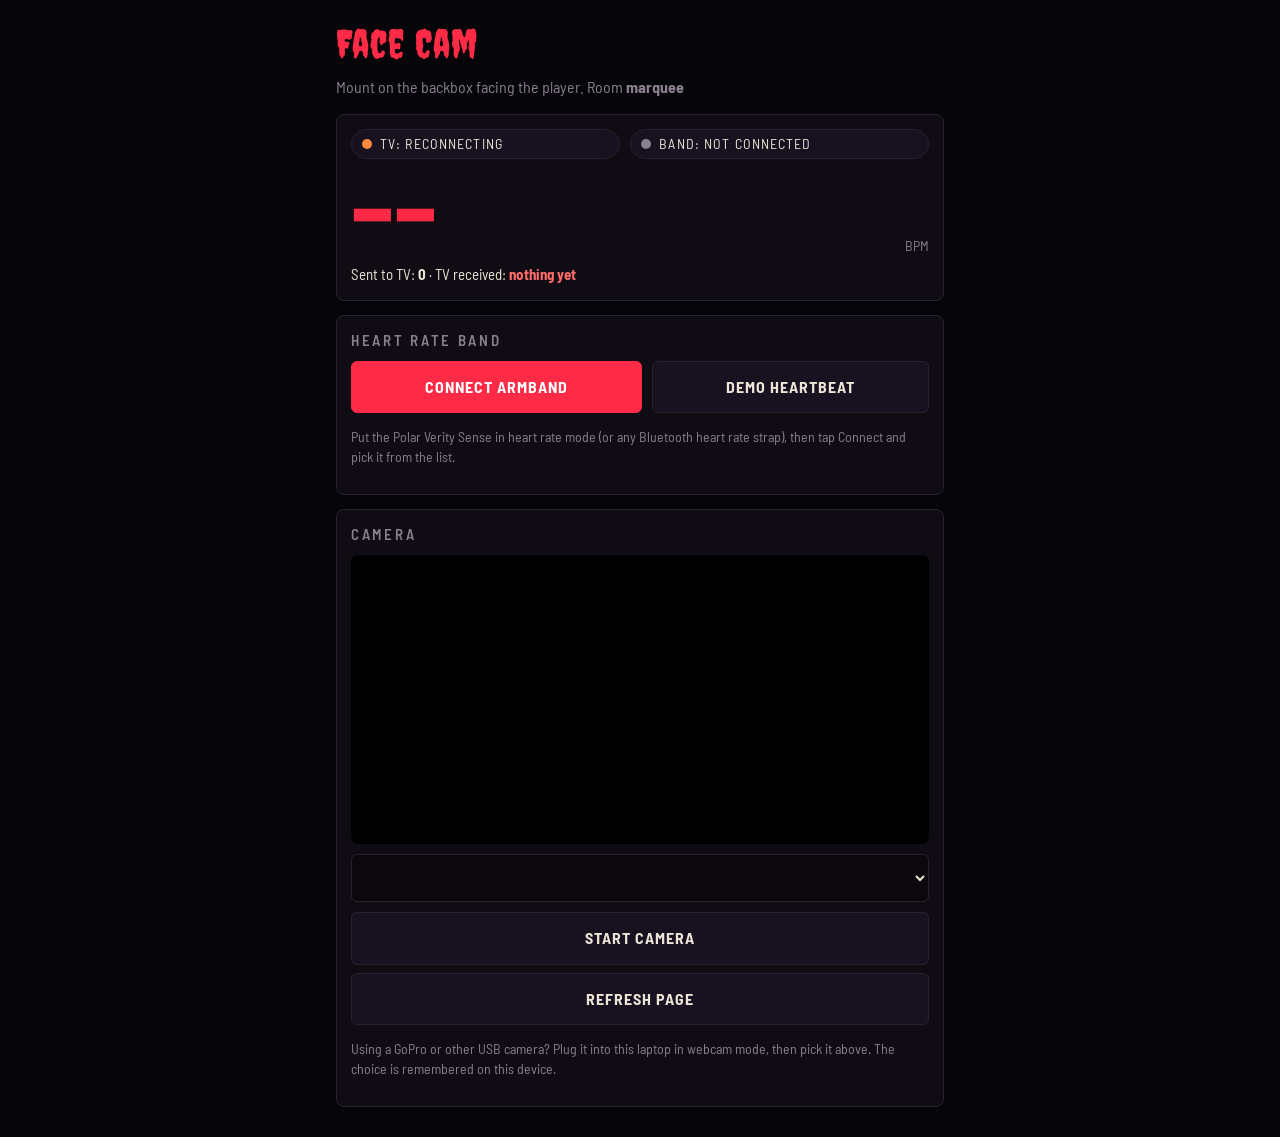
<file: face.html>
<!doctype html>
<html lang="en"><head>
<link rel="icon" href="favicon.ico" sizes="any"><link rel="icon" type="image/png" href="icon-192.png"><link rel="apple-touch-icon" href="apple-touch-icon.png">
<meta charset="utf-8"><meta name="viewport" content="width=device-width,initial-scale=1,viewport-fit=cover">
<title>Scare Mode · Face Cam</title>
<link rel="stylesheet" href="https://fonts.googleapis.com/css2?family=Creepster&family=Big+Shoulders+Display:wght@900&family=Barlow+Semi+Condensed:wght@400;600;700&display=swap">
<link rel="stylesheet" href="phone.css">
</head><body>
<h1>Face Cam</h1>
<p class="sub">Mount on the backbox facing the player. Room <b id="room"></b></p>

<div class="card">
  <div class="row" style="margin-bottom:10px">
    <span class="pill" id="tvPill"><i class="dot"></i><span>TV: starting</span></span>
    <span class="pill" id="bandPill"><i class="dot"></i><span>Band: not connected</span></span>
  </div>
  <div class="row" style="align-items:flex-end">
    <div class="big" id="bpm">--</div><div class="muted" style="flex:0 0 auto">BPM</div>
  </div>
  <div id="hrDiag" style="font-size:15px;margin-top:8px;line-height:1.5">Sent to TV: 0 · TV received: nothing yet</div>
</div>

<div class="card">
  <h2>Heart rate band</h2>
  <div class="row">
    <button class="go" id="connectBand">Connect armband</button>
    <button id="demo">Demo heartbeat</button>
  </div>
  <p class="muted" id="btNote">Put the Polar Verity Sense in heart rate mode (or any Bluetooth heart rate strap), then tap Connect and pick it from the list.</p>
</div>

<div class="card">
  <h2>Camera</h2>
  <video id="preview" autoplay muted playsinline style="transform:scaleX(-1)"></video>
  <div class="row" style="margin-top:10px">
    <select id="camSel"></select>
    <button id="startCam">Start camera</button>
  </div>
  <div class="row" style="margin-top:8px">
    <button id="reloadPage" onclick="location.reload()">Refresh page</button>
  </div>
  <p class="muted" id="camNote"></p>
  <p class="muted">Using a GoPro or other USB camera? Plug it into this laptop in webcam mode, then pick it above. The choice is remembered on this device.</p>
</div>

<script src="vendor/peerjs.min.js"></script>
<script src="common.js"></script>
<script>
const $ = id => document.getElementById(id);
$('room').textContent = SM.room;
let stream = null, bpm = null, demoTimer = null, device = null;

function pill(el, cls, text) { el.className = 'pill ' + cls; el.querySelector('span').textContent = text; }

const link = SM.client({
  role: 'face',
  getStream: () => stream,
  onStatus: s => { pill($('tvPill'), s.startsWith('connected') ? 'ok' : 'warn', 'TV: ' + s); if (s === 'connected' && zoom) zoom.send(); },
  onMessage: d => { if (d.t === 'gotHr') { tvGot = d.bpm; tvGotAt = Date.now(); hrDiag(); } },
});

let sentCount = 0, tvGot = null, tvGotAt = 0;
function hrDiag() {
  const age = tvGotAt ? Math.round((Date.now() - tvGotAt) / 1000) : null;
  $('hrDiag').innerHTML = `Sent to TV: <b>${sentCount}</b> · TV received: ` +
    (tvGot == null ? '<b style="color:#ff6b6b">nothing yet</b>' : `<b style="color:${age < 5 ? '#5ee39a' : '#ff6b6b'}">${tvGot} bpm, ${age}s ago</b>`);
}
setInterval(hrDiag, 1000);
function sendHr(v) {
  bpm = v; $('bpm').textContent = v;
  link.send({ t: 'hr', bpm: v, ts: Date.now() });
  sentCount++; hrDiag();
}

/* ---------- camera ---------- */
const cam = SM.camera({
  select: $('camSel'), button: $('startCam'), note: $('camNote'),
  storageKey: 'sm-face-cam', facing: 'user', defaultLabel: 'Phone front camera (default)',
  size: SM.videoSize(),
  onStream: s => { stream = s; $('preview').srcObject = s; link.restream(); zoom.apply(); },
  onError: e => alert('Camera failed: ' + e.message),
});
const startCam = cam.start;
const zoom = SM.zoomControl({ role: 'face', getStream: () => stream, link, preview: $('preview'), after: $('startCam').parentNode, mirror: true });

/* ---------- Bluetooth heart rate (standard BLE Heart Rate Service) ---------- */
function parseHr(dv) {
  const flags = dv.getUint8(0);
  return (flags & 1) ? dv.getUint16(1, true) : dv.getUint8(1);
}
async function connectGatt() {
  pill($('bandPill'), 'warn', 'Band: connecting');
  const server = await device.gatt.connect();
  const svc = await server.getPrimaryService('heart_rate');
  const ch = await svc.getCharacteristic('heart_rate_measurement');
  ch.addEventListener('characteristicvaluechanged', e => {
    const v = parseHr(e.target.value);
    if (v > 0) sendHr(v);
  });
  await ch.startNotifications();
  pill($('bandPill'), 'ok', 'Band: ' + (device.name || 'connected'));
}
async function reconnectLoop() {
  for (let i = 0; device && !device.gatt.connected; i++) {
    try { await connectGatt(); return; }
    catch (e) { pill($('bandPill'), 'bad', 'Band: lost, retrying'); await new Promise(r => setTimeout(r, Math.min(10000, 1000 + i * 1000))); }
  }
}
$('connectBand').onclick = async () => {
  if (!navigator.bluetooth) {
    alert('This browser cannot use Bluetooth. Use Chrome on Android, or the Bluefy browser on iPhone.');
    return;
  }
  try {
    device = await navigator.bluetooth.requestDevice({ filters: [{ services: ['heart_rate'] }] });
    device.addEventListener('gattserverdisconnected', () => { pill($('bandPill'), 'bad', 'Band: disconnected'); link.send({ t: 'band', ok: false }); reconnectLoop(); });
    stopDemo();
    await connectGatt();
  } catch (e) {
    if (e.name !== 'NotFoundError') { pill($('bandPill'), 'bad', 'Band: ' + e.message); reconnectLoop(); }
  }
};
if (!navigator.bluetooth) $('btNote').textContent = 'Bluetooth is not available in this browser. Use Chrome on Android, or the Bluefy browser on iPhone. Demo heartbeat still works.';

/* ---------- demo heartbeat for testing without a band ---------- */
function stopDemo() { clearInterval(demoTimer); demoTimer = null; $('demo').textContent = 'Demo heartbeat'; }
$('demo').onclick = () => {
  if (demoTimer) { stopDemo(); return; }
  let base = 78, spike = 0, t = 0;
  demoTimer = setInterval(() => {
    t++; base += (Math.random() - .5) * 1.5 + (80 - base) * .05;
    if (Math.random() < .06) spike += 20 + Math.random() * 30;
    spike *= .88;
    sendHr(Math.round(base + spike));
  }, 1000);
  $('demo').textContent = 'Stop demo';
  pill($('bandPill'), 'warn', 'Band: demo');
};

SM.keepAwake();
// iPhone/iPod: the camera can stop when the screen locks or Safari is backgrounded
document.addEventListener('visibilitychange', () => { if (document.visibilityState === 'visible' && (!stream || stream.getVideoTracks().every(t => t.readyState === 'ended'))) startCam(); });
// Try to start the camera straight away (permission is remembered after the first time)
startCam();
</script>
</body></html>
</file>
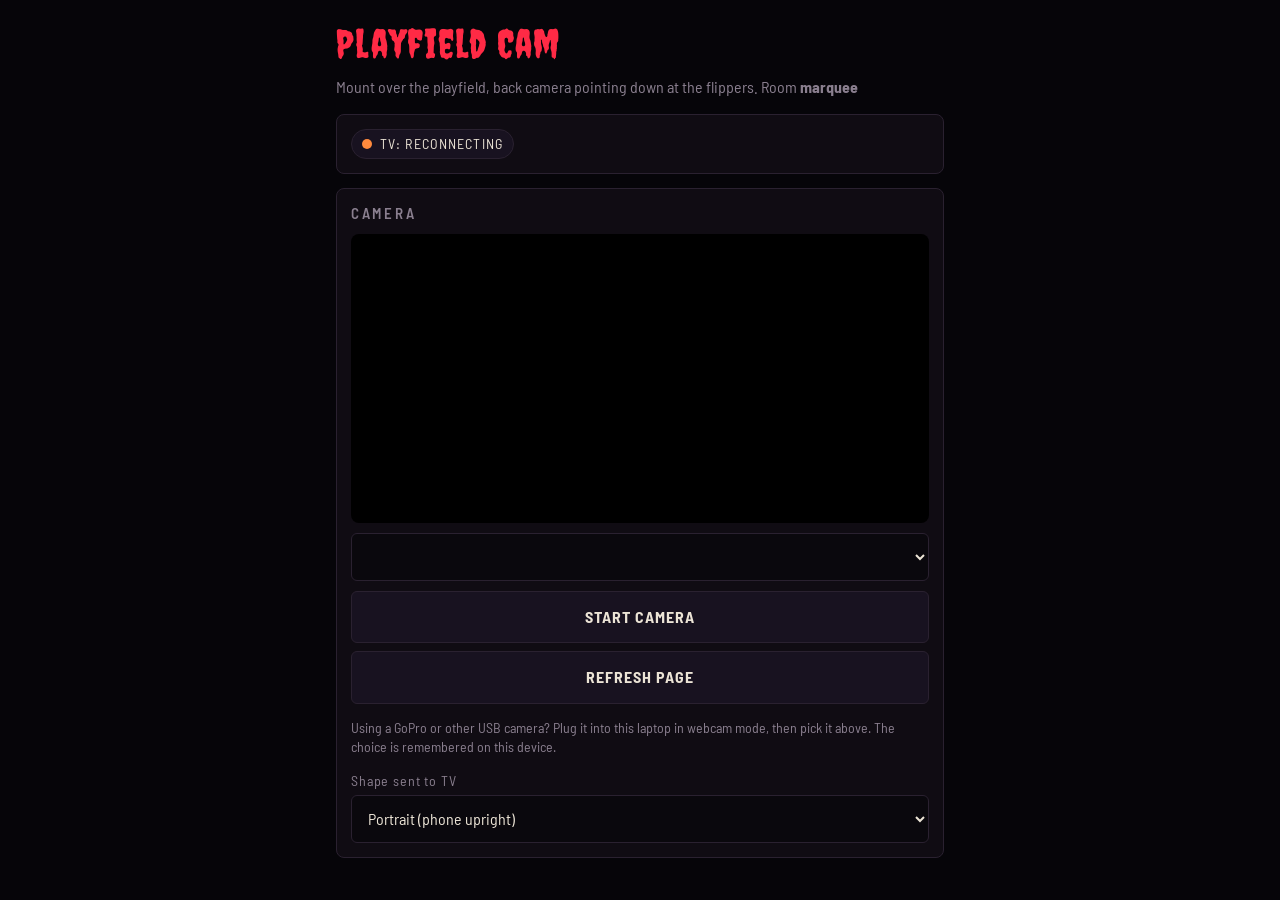
<file: field.html>
<!doctype html>
<html lang="en"><head>
<link rel="icon" href="favicon.ico" sizes="any"><link rel="icon" type="image/png" href="icon-192.png"><link rel="apple-touch-icon" href="apple-touch-icon.png">
<meta charset="utf-8"><meta name="viewport" content="width=device-width,initial-scale=1,viewport-fit=cover">
<title>Scare Mode · Playfield Cam</title>
<link rel="stylesheet" href="https://fonts.googleapis.com/css2?family=Creepster&family=Barlow+Semi+Condensed:wght@400;600;700&display=swap">
<link rel="stylesheet" href="phone.css">
</head><body>
<h1>Playfield Cam</h1>
<p class="sub">Mount over the playfield, back camera pointing down at the flippers. Room <b id="room"></b></p>

<div class="card">
  <span class="pill" id="tvPill"><i class="dot"></i><span>TV: starting</span></span>
</div>

<div class="card">
  <h2>Camera</h2>
  <video id="preview" autoplay muted playsinline></video>
  <div class="row" style="margin-top:10px">
    <select id="camSel"></select>
    <button id="startCam">Start camera</button>
  </div>
  <div class="row" style="margin-top:8px">
    <button id="reloadPage" onclick="location.reload()">Refresh page</button>
  </div>
  <p class="muted" id="camNote"></p>
  <p class="muted">Using a GoPro or other USB camera? Plug it into this laptop in webcam mode, then pick it above. The choice is remembered on this device.</p>
  <label for="orient">Shape sent to TV</label>
  <select id="orient">
    <option value="portrait">Portrait (phone upright)</option>
    <option value="landscape">Landscape (phone sideways)</option>
  </select>
</div>

<script src="vendor/peerjs.min.js"></script>
<script src="common.js"></script>
<script>
const $ = id => document.getElementById(id);
$('room').textContent = SM.room;
let stream = null;
function pill(el, cls, text) { el.className = 'pill ' + cls; el.querySelector('span').textContent = text; }

const link = SM.client({
  role: 'field',
  getStream: () => stream,
  onStatus: s => { pill($('tvPill'), s.startsWith('connected') ? 'ok' : 'warn', 'TV: ' + s); if (s === 'connected') { sendOrient(); zoom && zoom.send(); } },
});
function sendOrient() { link.send({ t: 'orient', v: $('orient').value }); }
$('orient').value = localStorage.getItem('sm-field-orient') || 'portrait';
$('orient').onchange = () => { localStorage.setItem('sm-field-orient', $('orient').value); sendOrient(); };

const cam = SM.camera({
  select: $('camSel'), button: $('startCam'), note: $('camNote'),
  storageKey: 'sm-field-cam', facing: 'environment', defaultLabel: 'Phone back camera (default)',
  size: SM.videoSize(),
  onStream: s => { stream = s; $('preview').srcObject = s; link.restream(); zoom.apply(); },
  onError: e => alert('Camera failed: ' + e.message),
});
const startCam = cam.start;
const zoom = SM.zoomControl({ role: 'field', getStream: () => stream, link, preview: $('preview'), after: $('startCam').parentNode, mirror: false });

SM.keepAwake();
// iPhone/iPod: the camera can stop when the screen locks or Safari is backgrounded
document.addEventListener('visibilitychange', () => { if (document.visibilityState === 'visible' && (!stream || stream.getVideoTracks().every(t => t.readyState === 'ended'))) startCam(); });
startCam();
</script>
</body></html>
</file>
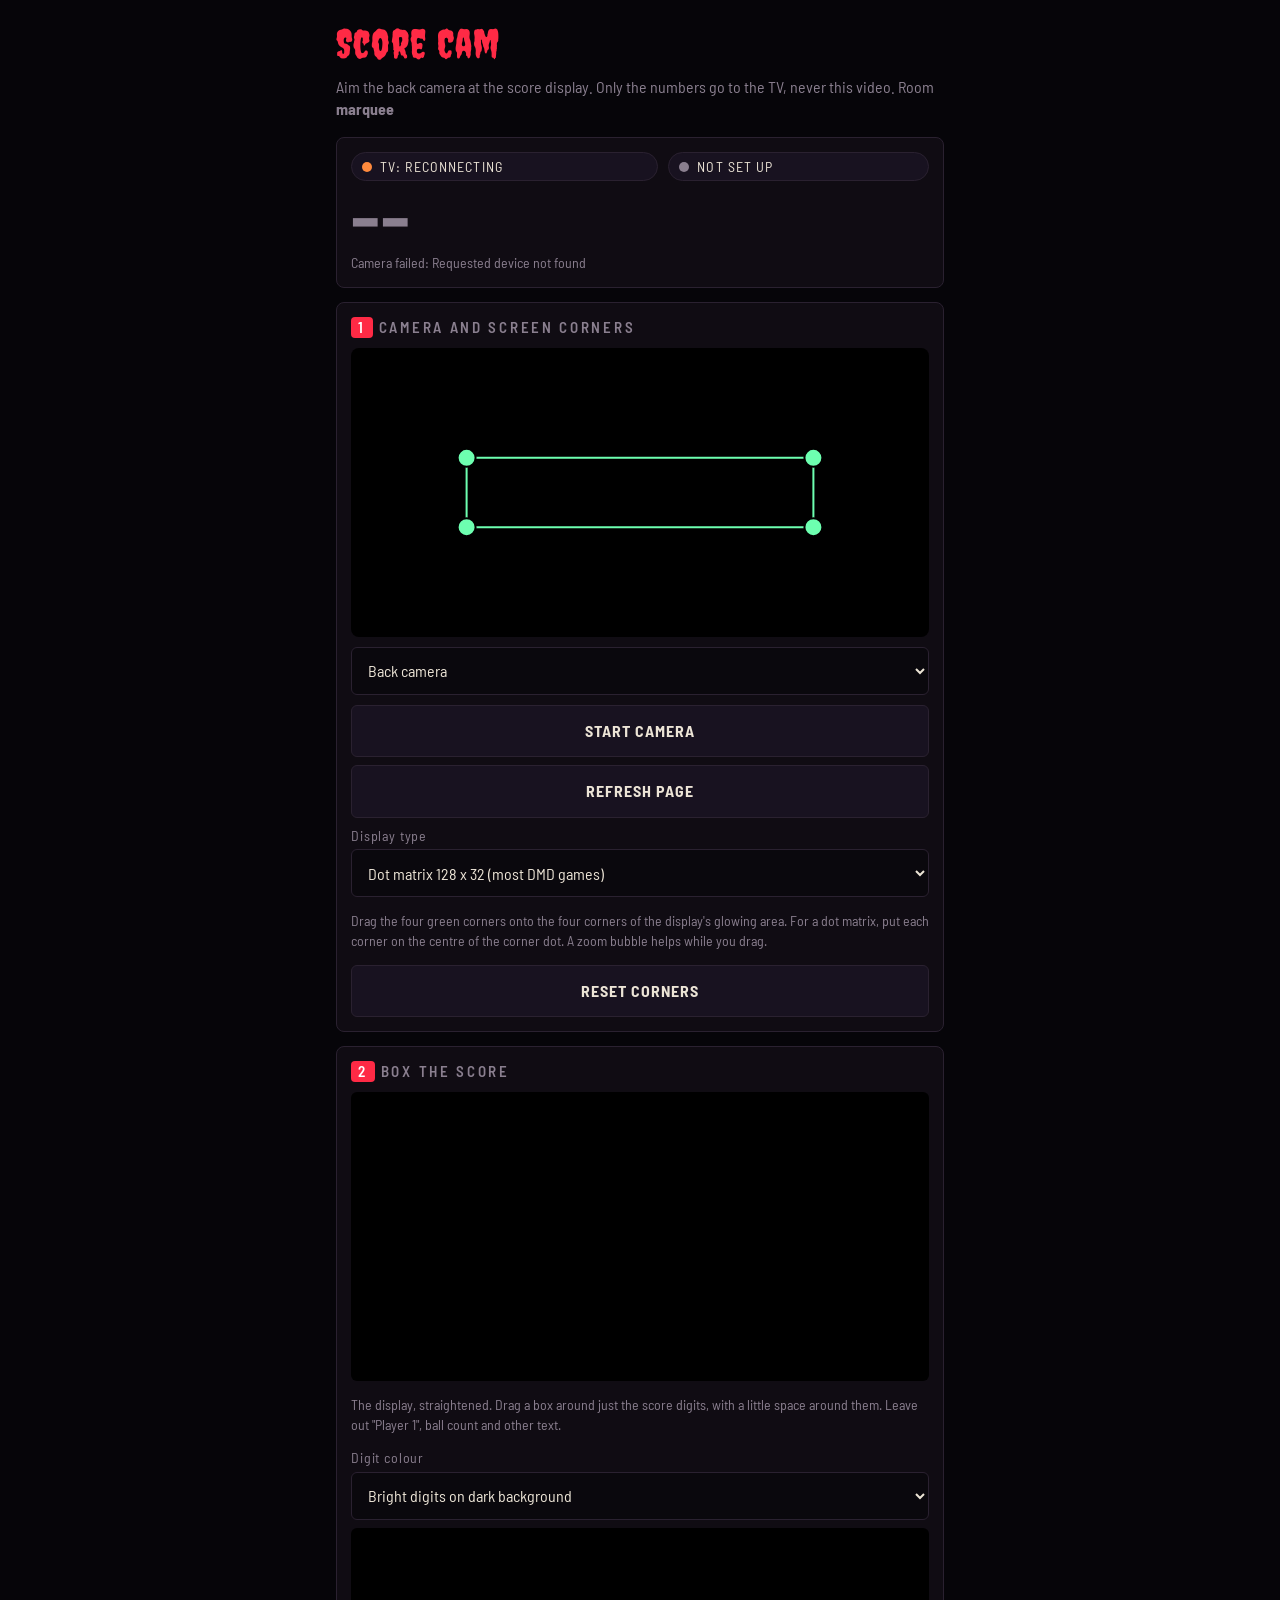
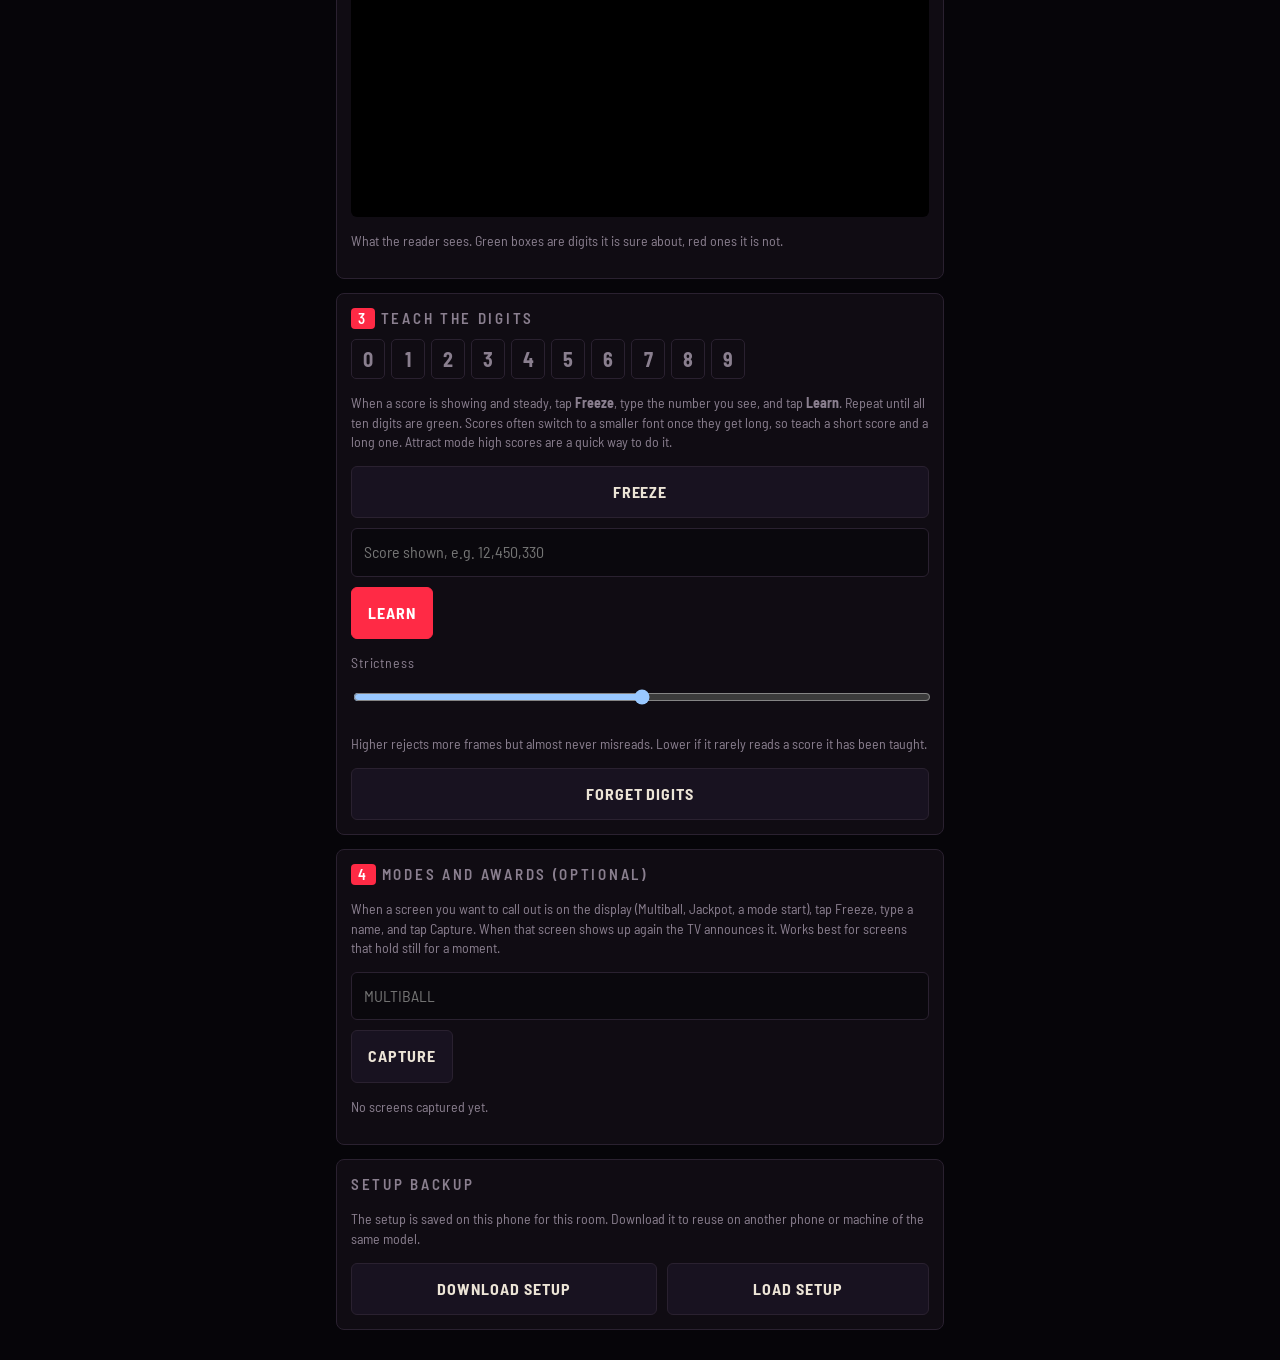
<file: score.html>
<!doctype html>
<html lang="en"><head>
<link rel="icon" href="favicon.ico" sizes="any"><link rel="icon" type="image/png" href="icon-192.png"><link rel="apple-touch-icon" href="apple-touch-icon.png">
<meta charset="utf-8"><meta name="viewport" content="width=device-width,initial-scale=1,viewport-fit=cover">
<title>Scare Mode · Score Cam</title>
<link rel="stylesheet" href="https://fonts.googleapis.com/css2?family=Creepster&family=Big+Shoulders+Display:wght@900&family=Barlow+Semi+Condensed:wght@400;600;700&display=swap">
<link rel="stylesheet" href="phone.css">
<style>
.vwrap{position:relative;touch-action:none;user-select:none;-webkit-user-select:none}
.vwrap canvas{position:absolute;inset:0;width:100%;height:100%}
#disp,#crop{width:100%;display:block;border-radius:6px;background:#000;image-rendering:pixelated;touch-action:none}
#crop{margin-top:8px}
.score{font-family:"Big Shoulders Display",Impact,sans-serif;font-weight:900;font-size:64px;line-height:1;color:var(--ecto);letter-spacing:.02em;word-break:break-all}
.score.stale{color:var(--ash)}
.chips{display:flex;gap:6px;flex-wrap:wrap;margin:6px 0}
.chips b{width:34px;height:40px;display:flex;align-items:center;justify-content:center;border-radius:5px;border:1px solid var(--line);color:var(--ash);font-size:20px}
.chips b.on{background:var(--ecto);border-color:var(--ecto);color:var(--void)}
.step{display:inline-block;background:var(--blood);color:#fff;border-radius:4px;padding:0 7px;margin-right:6px}
.scenes div{display:flex;align-items:center;gap:10px;padding:6px 0;border-bottom:1px solid var(--line)}
.scenes div span{flex:1}
.scenes div i{font-style:normal;font-family:ui-monospace,Menlo,monospace;color:var(--ash);width:48px;text-align:right}
.scenes div.hit i{color:var(--ecto)}
.scenes button{min-height:0;padding:6px 10px;font-size:12px}
input[type=range]{padding:0;min-height:36px}
.frozen #disp,.frozen #crop{outline:3px solid var(--ember)}
</style>
</head><body>
<h1>Score Cam</h1>
<p class="sub">Aim the back camera at the score display. Only the numbers go to the TV, never this video. Room <b id="room"></b></p>

<div class="card">
  <div class="row" style="margin-bottom:8px">
    <span class="pill" id="tvPill"><i class="dot"></i><span>TV: starting</span></span>
    <span class="pill" id="readPill"><i class="dot"></i><span>Not set up</span></span>
  </div>
  <div class="score stale" id="score">--</div>
  <div class="muted" id="readNote">Follow steps 1 to 3 below.</div>
</div>

<div class="card">
  <h2><span class="step">1</span>Camera and screen corners</h2>
  <div class="vwrap" id="vwrap">
    <video id="video" muted playsinline style="width:100%;display:block;border-radius:8px;background:#000"></video>
    <canvas id="ov"></canvas>
  </div>
  <div class="row" style="margin-top:10px">
    <select id="camSel"></select>
    <button id="startCam">Start camera</button>
  </div>
  <div class="row" style="margin-top:8px">
    <button id="reloadPage" onclick="location.reload()">Refresh page</button>
  </div>
  <label for="dtype">Display type</label>
  <select id="dtype">
    <option value="dmd128">Dot matrix 128 x 32 (most DMD games)</option>
    <option value="dmd192">Dot matrix 192 x 64</option>
    <option value="lcd">LCD screen 16:9</option>
  </select>
  <p class="muted">Drag the four green corners onto the four corners of the display's glowing area. For a dot matrix, put each corner on the centre of the corner dot. A zoom bubble helps while you drag.</p>
  <div class="row"><button id="resetCorners">Reset corners</button></div>
</div>

<div class="card" id="boxCard">
  <h2><span class="step">2</span>Box the score</h2>
  <canvas id="disp"></canvas>
  <p class="muted">The display, straightened. Drag a box around just the score digits, with a little space around them. Leave out "Player 1", ball count and other text.</p>
  <label for="mode">Digit colour</label>
  <select id="mode">
    <option value="bright">Bright digits on dark background</option>
    <option value="dark">Dark digits on light background</option>
    <option value="color">Match a colour (tap a digit above after choosing)</option>
  </select>
  <div id="colorRow" class="hide">
    <label for="tol">Colour tolerance</label><input type="range" id="tol" min="20" max="140" value="70">
  </div>
  <div id="blurRow">
    <label for="blur">Smoothing</label><input type="range" id="blur" min="0" max="4" value="0">
  </div>
  <canvas id="crop"></canvas>
  <p class="muted">What the reader sees. Green boxes are digits it is sure about, red ones it is not.</p>
</div>

<div class="card">
  <h2><span class="step">3</span>Teach the digits</h2>
  <div class="chips" id="chips"></div>
  <p class="muted">When a score is showing and steady, tap <b>Freeze</b>, type the number you see, and tap <b>Learn</b>. Repeat until all ten digits are green. Scores often switch to a smaller font once they get long, so teach a short score and a long one. Attract mode high scores are a quick way to do it.</p>
  <div class="row"><button id="freeze">Freeze</button></div>
  <div class="row" style="margin-top:10px">
    <input id="typed" inputmode="numeric" autocomplete="off" placeholder="Score shown, e.g. 12,450,330">
    <button class="go" id="learn" style="flex:0 0 auto">Learn</button>
  </div>
  <p class="muted" id="learnMsg"></p>
  <label for="strict">Strictness</label><input type="range" id="strict" min="0" max="4" value="2">
  <p class="muted">Higher rejects more frames but almost never misreads. Lower if it rarely reads a score it has been taught.</p>
  <div class="row"><button id="forget">Forget digits</button></div>
</div>

<div class="card">
  <h2><span class="step">4</span>Modes and awards (optional)</h2>
  <p class="muted">When a screen you want to call out is on the display (Multiball, Jackpot, a mode start), tap Freeze, type a name, and tap Capture. When that screen shows up again the TV announces it. Works best for screens that hold still for a moment.</p>
  <div class="row">
    <input id="sceneName" autocomplete="off" placeholder="MULTIBALL">
    <button id="capture" style="flex:0 0 auto">Capture</button>
  </div>
  <div class="scenes" id="scenes"></div>
</div>

<div class="card">
  <h2>Setup backup</h2>
  <p class="muted">The setup is saved on this phone for this room. Download it to reuse on another phone or machine of the same model.</p>
  <div class="row">
    <button id="dl">Download setup</button>
    <button id="ul">Load setup</button>
    <input type="file" id="file" accept=".json,application/json" class="hide">
  </div>
</div>

<script src="vendor/peerjs.min.js"></script>
<script src="common.js"></script>
<script src="scorereader.js"></script>
<script>
const $ = id => document.getElementById(id);
const SR = ScoreReader;
$('room').textContent = SM.room;
const KEY = 'sm-score-' + SM.room;
const TYPES = { dmd128: { cols: 128, rows: 32, aspect: 4 }, dmd192: { cols: 192, rows: 64, aspect: 3 }, lcd: { aspect: 16 / 9 } };
const STRICT = [.2, .17, .14, .11, .085];
const defaults = () => ({ type: 'dmd128', corners: [[.2, .38], [.8, .38], [.8, .62], [.2, .62]], box: { x: .05, y: .2, w: .9, h: .6 }, mode: 'bright', color: [255, 255, 255], tol: 70, blur: 0, strict: 2, T: {}, scenes: [] });
let C = defaults();
try { const j = JSON.parse(localStorage.getItem(KEY)); if (j) C = Object.assign(defaults(), j); } catch (e) {}
function save() { try { localStorage.setItem(KEY, JSON.stringify(C)); } catch (e) {} }

let stream = null, frozen = null, last = null, pickColor = false;
const tracker = SR.Tracker();
const sceneState = {};
function pill(el, cls, text) { el.className = 'pill ' + cls; el.querySelector('span').textContent = text; }

/* ---------- link to the TV (data only, no video) ---------- */
const link = SM.client({
  role: 'score',
  onStatus: s => { const on = s.startsWith('connected'); pill($('tvPill'), on ? 'ok' : 'warn', 'TV: ' + s); if (on) sendScore(); },
  onMessage: m => { if (m.t === 'reset') { tracker.reset(); showScore(); } },
});
function sendScore() { if (tracker.value !== null) link.send({ t: 'score', v: tracker.value }); }
setInterval(sendScore, 3000);

/* ---------- camera ---------- */
const video = $('video'), ov = $('ov'), oc = ov.getContext('2d');
const work = document.createElement('canvas'), wc = work.getContext('2d', { willReadFrequently: true });
// Browsers pause muted autoplay video once it scrolls off screen, which would freeze
// the reader. Playback is started from script instead, and resumed if anything pauses it.
video.addEventListener('pause', () => { if (stream) setTimeout(() => video.play().catch(() => {}), 50); });
async function listCams() {
  const devs = (await navigator.mediaDevices.enumerateDevices()).filter(d => d.kind === 'videoinput');
  const cur = $('camSel').value;
  $('camSel').innerHTML = '<option value="">Back camera</option>' + devs.map((d, i) => `<option value="${d.deviceId}">${d.label || 'Camera ' + (i + 1)}</option>`).join('');
  if (cur) $('camSel').value = cur;
}
async function startCam() {
  try {
    if (stream) stream.getTracks().forEach(t => t.stop());
    const id = $('camSel').value;
    const size = { width: { ideal: 1920 }, height: { ideal: 1080 }, frameRate: { ideal: 30 } };
    stream = await navigator.mediaDevices.getUserMedia({ audio: false, video: id ? { deviceId: { exact: id }, ...size } : { facingMode: { ideal: 'environment' }, ...size } });
    video.srcObject = stream;
    video.play().catch(() => {});
    stream.getVideoTracks().forEach(t => t.onended = () => setTimeout(startCam, 1000));
    $('startCam').textContent = 'Restart camera';
    localStorage.setItem('sm-score-cam', id);
    listCams();
  } catch (e) { $('readNote').textContent = 'Camera failed: ' + e.message; }
}
$('startCam').onclick = startCam; $('camSel').onchange = startCam;

/* ---------- corner handles ---------- */
let drag = -1, dragPt = null;
function sizeOverlay() { const r = video.getBoundingClientRect(); const d = devicePixelRatio || 1; ov.width = Math.round(r.width * d); ov.height = Math.round(r.height * d); }
function drawOverlay() {
  if (ov.width !== Math.round(video.clientWidth * (devicePixelRatio || 1))) sizeOverlay();
  const W = ov.width, H = ov.height, d = devicePixelRatio || 1;
  oc.clearRect(0, 0, W, H);
  const P = C.corners.map(([u, v]) => [u * W, v * H]);
  oc.lineWidth = 2 * d; oc.strokeStyle = '#6dffb0'; oc.beginPath(); P.forEach((p, i) => i ? oc.lineTo(...p) : oc.moveTo(...p)); oc.closePath(); oc.stroke();
  // score box outline inside the quad
  if (video.videoWidth) {
    const M = SR.quadMap(P), b = C.box, q = [[b.x, b.y], [b.x + b.w, b.y], [b.x + b.w, b.y + b.h], [b.x, b.y + b.h]].map(([u, v]) => M(u, v));
    oc.strokeStyle = '#ff8a3d'; oc.beginPath(); q.forEach((p, i) => i ? oc.lineTo(...p) : oc.moveTo(...p)); oc.closePath(); oc.stroke();
  }
  P.forEach((p, i) => { oc.fillStyle = i === drag ? '#fff' : '#6dffb0'; oc.beginPath(); oc.arc(p[0], p[1], 9 * d, 0, 7); oc.fill(); oc.strokeStyle = '#000'; oc.lineWidth = 2 * d; oc.stroke(); });
  if (drag >= 0 && video.videoWidth) {
    // zoom bubble
    const [px, py] = P[drag], R = 60 * d, z = 4, sx = video.videoWidth / W, sy = video.videoHeight / H;
    const bx = px < W / 2 ? W - R - 8 * d : R + 8 * d, by = R + 8 * d;
    oc.save(); oc.beginPath(); oc.arc(bx, by, R, 0, 7); oc.clip();
    oc.imageSmoothingEnabled = false;
    oc.drawImage(video, (px - R / z) * sx, (py - R / z) * sy, (2 * R / z) * sx, (2 * R / z) * sy, bx - R, by - R, 2 * R, 2 * R);
    oc.strokeStyle = '#fff'; oc.lineWidth = 1 * d; oc.beginPath(); oc.moveTo(bx - R, by); oc.lineTo(bx + R, by); oc.moveTo(bx, by - R); oc.lineTo(bx, by + R); oc.stroke();
    oc.restore(); oc.strokeStyle = '#6dffb0'; oc.lineWidth = 3 * d; oc.beginPath(); oc.arc(bx, by, R, 0, 7); oc.stroke();
  }
}
function ptOf(e) { const r = ov.getBoundingClientRect(); return [(e.clientX - r.left) / r.width, (e.clientY - r.top) / r.height]; }
ov.addEventListener('pointerdown', e => {
  const [u, v] = ptOf(e), r = ov.getBoundingClientRect();
  let best = -1, bd = 1e9;
  C.corners.forEach(([cu, cv], i) => { const dd = Math.hypot((cu - u) * r.width, (cv - v) * r.height); if (dd < bd) { bd = dd; best = i; } });
  if (bd < 60) { drag = best; dragPt = [u, v]; ov.setPointerCapture(e.pointerId); e.preventDefault(); }
});
ov.addEventListener('pointermove', e => {
  if (drag < 0) return;
  const [u, v] = ptOf(e);
  // move relative to the touch start so the finger does not hide the corner
  const c = C.corners[drag]; c[0] = Math.max(0, Math.min(1, c[0] + (u - dragPt[0]) * .5)); c[1] = Math.max(0, Math.min(1, c[1] + (v - dragPt[1]) * .5)); dragPt = [u, v];
});
ov.addEventListener('pointerup', () => { if (drag >= 0) { drag = -1; save(); } });
ov.addEventListener('pointercancel', () => { drag = -1; });
$('resetCorners').onclick = () => { C.corners = defaults().corners; save(); };

/* ---------- display type & ink settings ---------- */
function syncControls() {
  $('dtype').value = C.type; $('mode').value = C.mode; $('tol').value = C.tol; $('blur').value = C.blur; $('strict').value = C.strict;
  $('colorRow').classList.toggle('hide', C.mode !== 'color');
  $('blurRow').classList.toggle('hide', C.type !== 'lcd');
}
syncControls();
$('dtype').onchange = () => { C.type = $('dtype').value; save(); syncControls(); };
$('mode').onchange = () => { C.mode = $('mode').value; pickColor = C.mode === 'color'; if (pickColor) $('readNote').textContent = 'Tap a digit in the straightened display to pick its colour.'; save(); syncControls(); };
$('tol').oninput = () => { C.tol = +$('tol').value; save(); };
$('blur').oninput = () => { C.blur = +$('blur').value; save(); };
$('strict').oninput = () => { C.strict = +$('strict').value; save(); };

/* ---------- score box on the straightened display ---------- */
const disp = $('disp'), dc = disp.getContext('2d'), crop = $('crop'), cc = crop.getContext('2d');
let boxStart = null;
function dispPt(e) { const r = disp.getBoundingClientRect(); return [Math.max(0, Math.min(1, (e.clientX - r.left) / r.width)), Math.max(0, Math.min(1, (e.clientY - r.top) / r.height))]; }
disp.addEventListener('pointerdown', e => {
  const p = dispPt(e);
  if (pickColor && last && last.dispImg) {
    const im = last.dispImg, x = Math.floor(p[0] * im.width), y = Math.floor(p[1] * im.height), c = [0, 0, 0]; let n = 0;
    for (let yy = -1; yy <= 1; yy++) for (let xx = -1; xx <= 1; xx++) { const X = Math.min(im.width - 1, Math.max(0, x + xx)), Y = Math.min(im.height - 1, Math.max(0, y + yy)), o = (Y * im.width + X) * 4; c[0] += im.data[o]; c[1] += im.data[o + 1]; c[2] += im.data[o + 2]; n++; }
    C.color = c.map(v => Math.round(v / n)); pickColor = false; save();
    $('readNote').textContent = `Digit colour set to rgb(${C.color.join(', ')}).`;
    return;
  }
  boxStart = p; disp.setPointerCapture(e.pointerId); e.preventDefault();
});
disp.addEventListener('pointermove', e => {
  if (!boxStart) return;
  const p = dispPt(e);
  const b = { x: Math.min(p[0], boxStart[0]), y: Math.min(p[1], boxStart[1]), w: Math.abs(p[0] - boxStart[0]), h: Math.abs(p[1] - boxStart[1]) };
  if (b.w > .03 && b.h > .05) C.box = b;
});
disp.addEventListener('pointerup', () => { if (boxStart) { boxStart = null; save(); } });

/* ---------- processing ---------- */
function capture() {
  const vw = video.videoWidth, vh = video.videoHeight;
  if (!vw || !vh) return null;
  if (work.width !== vw) { work.width = vw; work.height = vh; }
  wc.drawImage(video, 0, 0, vw, vh);
  return { vw, vh, frame: wc.getImageData(0, 0, vw, vh) };
}
function analyse(cap) {
  if (!cap) return null;
  const { vw, vh } = cap;
  const Q = C.corners.map(([u, v]) => [u * vw, v * vh]);
  const src = cap.frame, x0 = 0, y0 = 0;
  const t = TYPES[C.type], M0 = SR.quadMap(Q);
  let M = M0;
  if (t.cols) {
    // corners sit on the centres of the corner dots: stretch half a dot outward so the map covers whole dots
    const ex = .5 / (t.cols - 1), ey = .5 / (t.rows - 1);
    M = (u, v) => M0(-ex + u * (1 + 2 * ex), -ey + v * (1 + 2 * ey));
  }
  const DW = 384, DH = Math.round(DW / t.aspect);
  const dispImg = SR.rectify(src, x0, y0, M, { x: 0, y: 0, w: 1, h: 1 }, DW, DH);
  let scoreImg;
  if (t.cols) {
    const db = SR.dotBox(C.box, t.cols, t.rows), P = 4;
    if (db.nx * db.ny > 12000) return { cap, dispImg };
    scoreImg = SR.dotSample(SR.rectify(src, x0, y0, M, db.r, (db.nx + 1) * P, (db.ny + 1) * P), db.nx, db.ny, P);
  } else {
    const SH = 64, SW = Math.max(16, Math.min(900, Math.round(SH * (C.box.w * t.aspect) / C.box.h)));
    scoreImg = SR.rectify(src, x0, y0, M, C.box, SW, SH);
  }
  return { cap, dispImg, scoreImg };
}

function opts() { return { mode: C.mode, color: C.color, tol: C.tol, blur: TYPES[C.type].cols ? 0 : C.blur, maxDist: STRICT[C.strict] }; }

function drawDisp(img) {
  if (disp.width !== img.width) { disp.width = img.width; disp.height = img.height; }
  dc.putImageData(new ImageData(img.data, img.width, img.height), 0, 0);
  const b = C.box; dc.strokeStyle = '#ff8a3d'; dc.lineWidth = 2; dc.strokeRect(b.x * img.width, b.y * img.height, b.w * img.width, b.h * img.height);
}
function drawCrop(rd) {
  const s = Math.max(1, Math.floor(600 / rd.w)), W = rd.w * s, H = rd.h * s;
  if (crop.width !== W || crop.height !== H) { crop.width = W; crop.height = H; }
  const im = cc.createImageData(rd.w, rd.h);
  for (let i = 0; i < rd.mask.length; i++) { const v = rd.mask[i] ? 236 : 12; im.data[i * 4] = v; im.data[i * 4 + 1] = v; im.data[i * 4 + 2] = rd.mask[i] ? 214 : 16; im.data[i * 4 + 3] = 255; }
  const tmp = document.createElement('canvas'); tmp.width = rd.w; tmp.height = rd.h; tmp.getContext('2d').putImageData(im, 0, 0);
  cc.imageSmoothingEnabled = false; cc.drawImage(tmp, 0, 0, W, H);
  cc.lineWidth = 2; cc.font = `700 ${Math.max(14, Math.round(H * .28))}px "Barlow Semi Condensed", sans-serif`; cc.textBaseline = 'top';
  for (const g of rd.glyphs) {
    const b = g.box; cc.strokeStyle = g.ok ? '#6dffb0' : '#ff2a45';
    cc.strokeRect(b.x0 * s, b.y0 * s, (b.x1 - b.x0 + 1) * s, (b.y1 - b.y0 + 1) * s);
    if (g.d != null) { cc.fillStyle = g.ok ? '#6dffb0' : '#ff2a45'; cc.fillText(g.ok ? g.d : '?', b.x0 * s + 2, 2); }
  }
}

const fmt = v => v == null ? '--' : Number(v).toLocaleString('en-US');
function showScore() { $('score').textContent = fmt(tracker.value); }

function renderChips() { $('chips').innerHTML = '0123456789'.split('').map(d => `<b class="${C.T[d] && C.T[d].length ? 'on' : ''}">${d}</b>`).join(''); }
renderChips();

function renderScenes() {
  $('scenes').innerHTML = C.scenes.map((s, i) => `<div id="sc${i}"><span>${s.label.replace(/[&<>"]/g, '')}</span><i>--</i><button data-del="${i}">Remove</button></div>`).join('') || '<p class="muted">No screens captured yet.</p>';
}
renderScenes();
$('scenes').onclick = e => { const i = e.target.dataset.del; if (i != null) { C.scenes.splice(+i, 1); save(); renderScenes(); } };

let lastGood = 0;
function tick() {
  drawOverlay();
  const g = analyse(frozen || capture());
  if (!g) return;
  last = g;
  drawDisp(g.dispImg);
  if (!g.scoreImg) return;
  const rd = SR.read(g.scoreImg, opts(), C.T);
  g.reading = rd;
  drawCrop(rd);
  const learned = Object.keys(C.T).length;
  if (!frozen) {
    if (tracker.push(rd)) { showScore(); sendScore(); }
    if (rd.ok) lastGood = Date.now();
    const fresh = Date.now() - lastGood < 4000;
    $('score').classList.toggle('stale', !fresh);
    if (!learned) pill($('readPill'), 'warn', 'Teach digits');
    else pill($('readPill'), fresh ? 'ok' : 'warn', fresh ? 'Reading' : 'Searching');
    $('readNote').textContent = rd.ok ? `Read ${fmt(Number(rd.text))} · confidence ${Math.round(rd.conf * 100)}%` : (rd.reason || '');
    scenes(g.dispImg);
  } else {
    pill($('readPill'), 'warn', 'Frozen');
    $('readNote').textContent = `Frozen. I see ${rd.glyphs.length} digit${rd.glyphs.length === 1 ? '' : 's'}${rd.ok ? ': ' + rd.text : ''}.`;
  }
}

function scenes(img) {
  if (!C.scenes.length) return;
  const sig = SR.sceneSig(img), now = Date.now();
  C.scenes.forEach((s, i) => {
    const m = SR.sceneMatch(sig, s.sig), st = sceneState[i] || (sceneState[i] = { n: 0, at: 0 });
    const row = $('sc' + i); if (row) { row.querySelector('i').textContent = Math.round(Math.max(0, m) * 100) + '%'; row.classList.toggle('hit', m >= .82); }
    st.n = m >= .82 ? st.n + 1 : 0;
    if (st.n === 2 && now - st.at > 15000) { st.at = now; link.send({ t: 'mode', label: s.label }); $('readNote').textContent = 'Sent to TV: ' + s.label; }
  });
}

function setFrozen(on) {
  frozen = on && last ? last.cap : null;
  document.body.classList.toggle('frozen', !!frozen);
  $('freeze').textContent = frozen ? 'Unfreeze' : 'Freeze';
  if (frozen) $('typed').focus();
}
$('freeze').onclick = () => setFrozen(!frozen);
$('learn').onclick = () => {
  const g = last;
  if (!g || !g.scoreImg) { $('learnMsg').textContent = 'No camera picture yet.'; return; }
  const rd = SR.read(g.scoreImg, opts(), C.T);
  const r = SR.learn(rd, $('typed').value, C.T);
  $('learnMsg').textContent = r.msg;
  if (r.ok) { save(); renderChips(); $('typed').value = ''; setFrozen(false); }
};
$('forget').onclick = () => { if (confirm('Forget every digit this phone has learned for this room?')) { C.T = {}; save(); renderChips(); tracker.reset(); showScore(); } };
$('capture').onclick = () => {
  const g = last, label = $('sceneName').value.trim().toUpperCase().slice(0, 28);
  if (!label) { $('sceneName').focus(); return; }
  if (!g) return;
  C.scenes.push({ label, sig: SR.sceneSig(g.dispImg) }); save(); renderScenes();
  $('sceneName').value = ''; setFrozen(false);
};

/* ---------- backup ---------- */
$('dl').onclick = () => {
  const a = document.createElement('a'); a.href = URL.createObjectURL(new Blob([JSON.stringify(C)], { type: 'application/json' }));
  a.download = `scare-mode-score-setup-${SM.room}.json`; a.click();
};
$('ul').onclick = () => $('file').click();
$('file').onchange = async () => {
  const f = $('file').files[0]; if (!f) return;
  try { C = Object.assign(defaults(), JSON.parse(await f.text())); save(); syncControls(); renderChips(); renderScenes(); $('learnMsg').textContent = 'Setup loaded.'; }
  catch (e) { $('learnMsg').textContent = 'That file is not a score setup.'; }
};

setInterval(tick, 160);
SM.keepAwake();
document.addEventListener('visibilitychange', () => { if (document.visibilityState === 'visible' && (!stream || stream.getVideoTracks().every(t => t.readyState === 'ended'))) startCam(); });
(async () => {
  const saved = localStorage.getItem('sm-score-cam') || '';
  await listCams().catch(() => {});
  if ([...$('camSel').options].some(o => o.value === saved)) $('camSel').value = saved;
  startCam();
})();
</script>
</body></html>
</file>
<file: phone.css>
:root{--void:#060509;--crypt:#100c13;--crypt-2:#181220;--line:#2a2130;--bone:#ece4d6;--ash:#8a7f8f;--blood:#ff2a45;--ember:#ff8a3d;--ecto:#6dffb0;color-scheme:dark}
*{box-sizing:border-box}
html,body{margin:0;background:var(--void);color:var(--bone);font:16px/1.4 "Barlow Semi Condensed","Arial Narrow",system-ui,sans-serif}
body{padding:16px;padding-top:max(16px,env(safe-area-inset-top));padding-bottom:max(16px,env(safe-area-inset-bottom));max-width:640px;margin:0 auto}
h1{font-family:"Creepster",Impact,fantasy;color:var(--blood);font-weight:400;font-size:40px;margin:0 0 4px;letter-spacing:1px}
.sub{color:var(--ash);margin:0 0 16px}
.card{background:var(--crypt);border:1px solid var(--line);border-radius:8px;padding:14px;margin-bottom:14px}
.card h2{margin:0 0 10px;font-size:15px;letter-spacing:.18em;text-transform:uppercase;color:var(--ash);font-weight:600}
button{font:inherit;font-weight:700;letter-spacing:.06em;text-transform:uppercase;border:0;border-radius:6px;padding:14px 16px;background:var(--crypt-2);color:var(--bone);border:1px solid var(--line);cursor:pointer;min-height:48px}
button.go{background:var(--blood);border-color:var(--blood);color:#fff}
button.cool{background:var(--ecto);border-color:var(--ecto);color:var(--void)}
button:disabled{opacity:.4}
.row{display:flex;gap:10px;flex-wrap:wrap;align-items:center}
.row>*{flex:1 1 auto}
input,select{font:inherit;width:100%;padding:12px;border-radius:6px;border:1px solid var(--line);background:#0a080d;color:var(--bone);min-height:48px}
label{display:block;font-size:14px;color:var(--ash);margin:8px 0 4px;letter-spacing:.06em}
.pill{display:inline-flex;align-items:center;gap:8px;font-size:14px;letter-spacing:.08em;text-transform:uppercase;padding:4px 10px;border-radius:99px;background:var(--crypt-2);border:1px solid var(--line)}
.dot{width:10px;height:10px;border-radius:50%;background:var(--ash)}
.ok .dot{background:var(--ecto);box-shadow:0 0 8px var(--ecto)}
.bad .dot{background:var(--blood)}
.warn .dot{background:var(--ember)}
video{width:100%;border-radius:8px;background:#000;display:block}
.big{font-family:"Big Shoulders Display",Impact,sans-serif;font-weight:900;font-size:96px;line-height:.9;color:var(--blood)}
.muted{color:var(--ash);font-size:14px}
.hide{display:none!important}
table{width:100%;border-collapse:collapse;font-size:15px}
td,th{padding:6px 4px;border-bottom:1px solid var(--line);text-align:left}
th{color:var(--ash);font-weight:600;font-size:13px;letter-spacing:.1em;text-transform:uppercase}
td button{min-height:0;padding:6px 10px;font-size:12px}
a{color:var(--ecto)}
</file>
